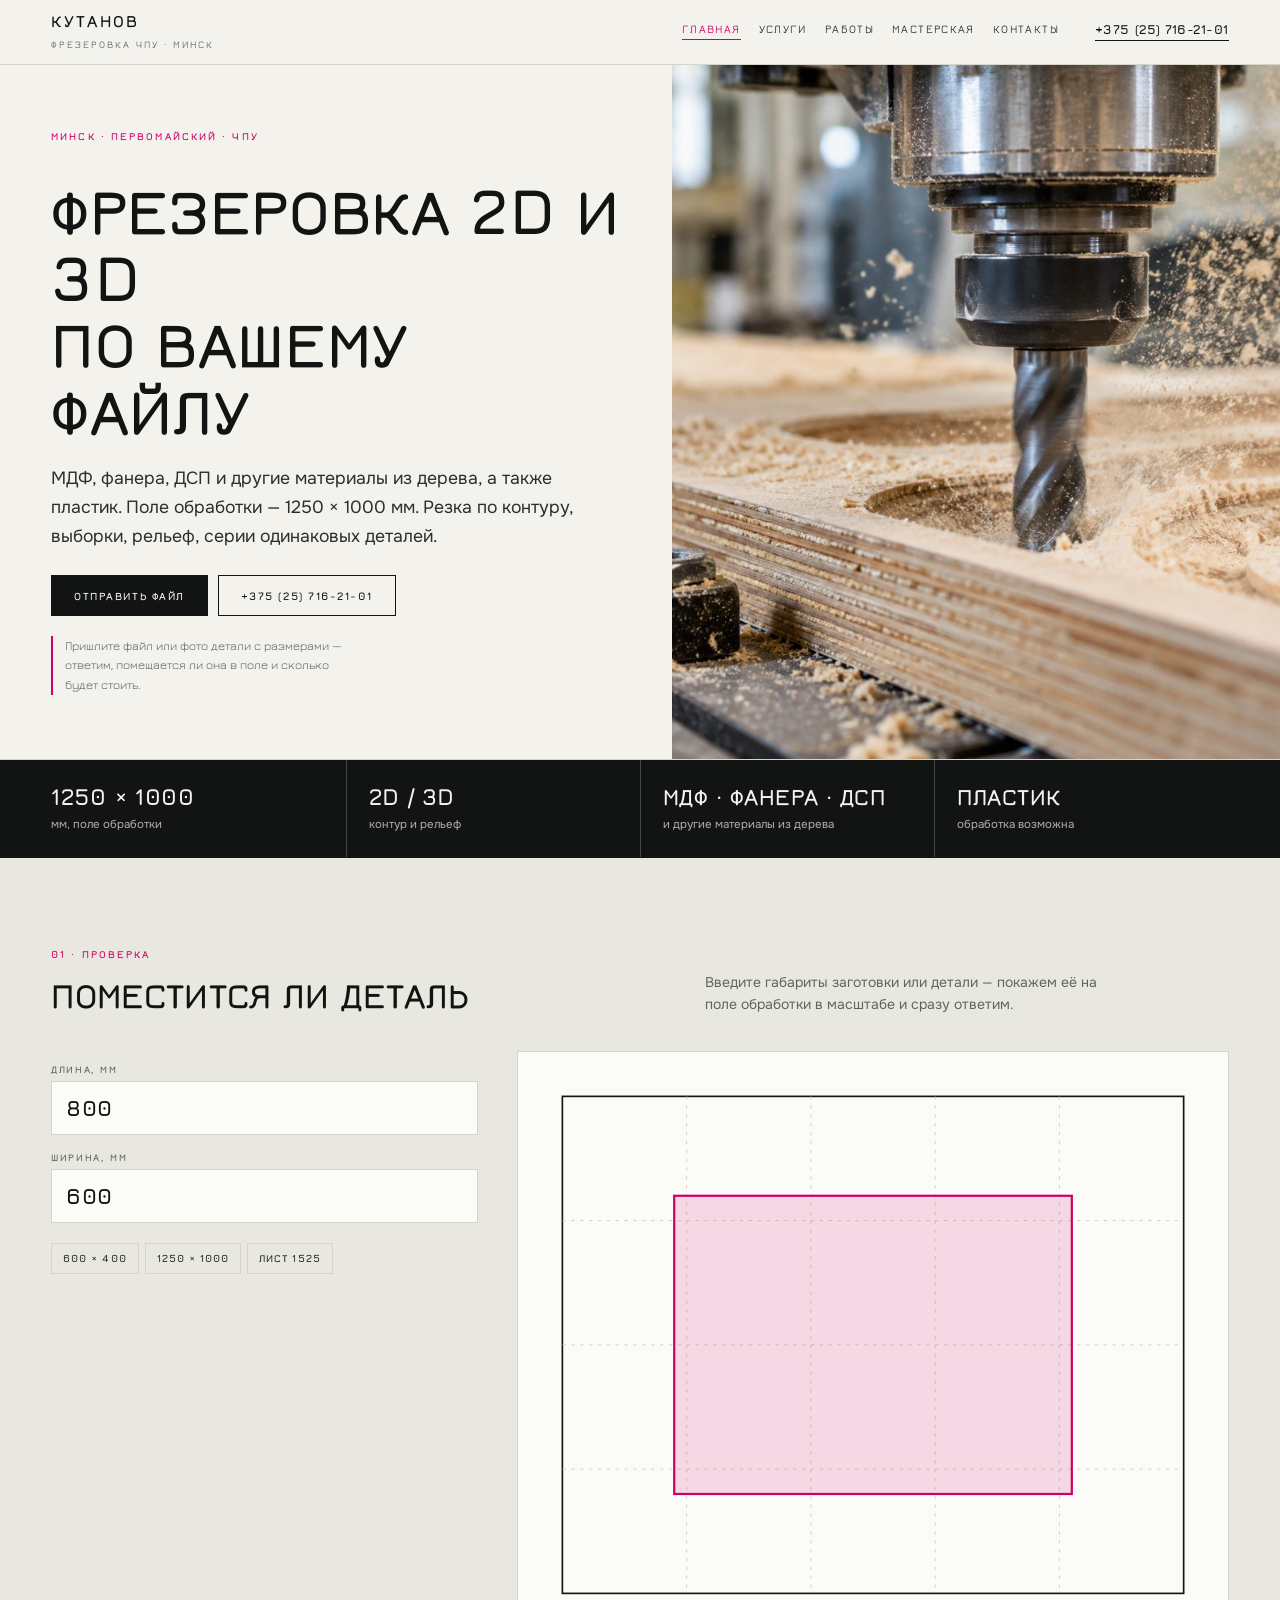
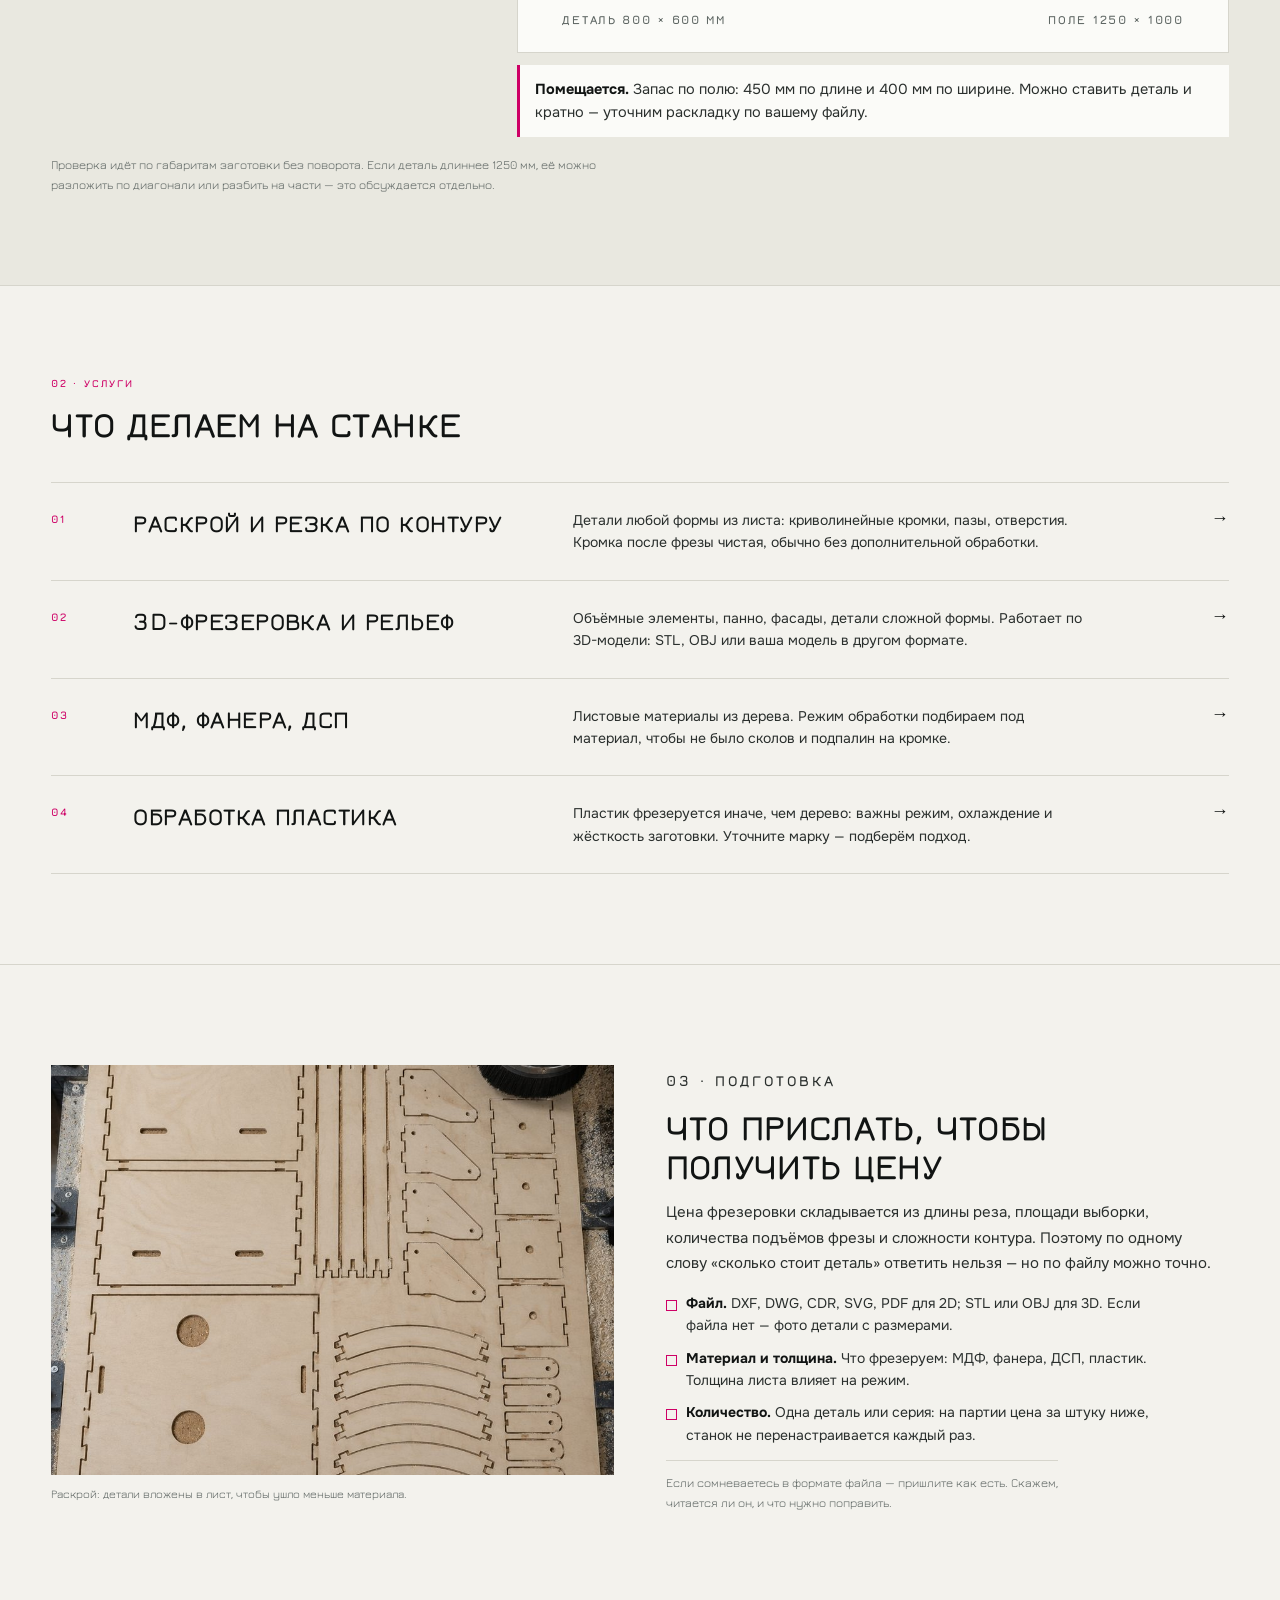
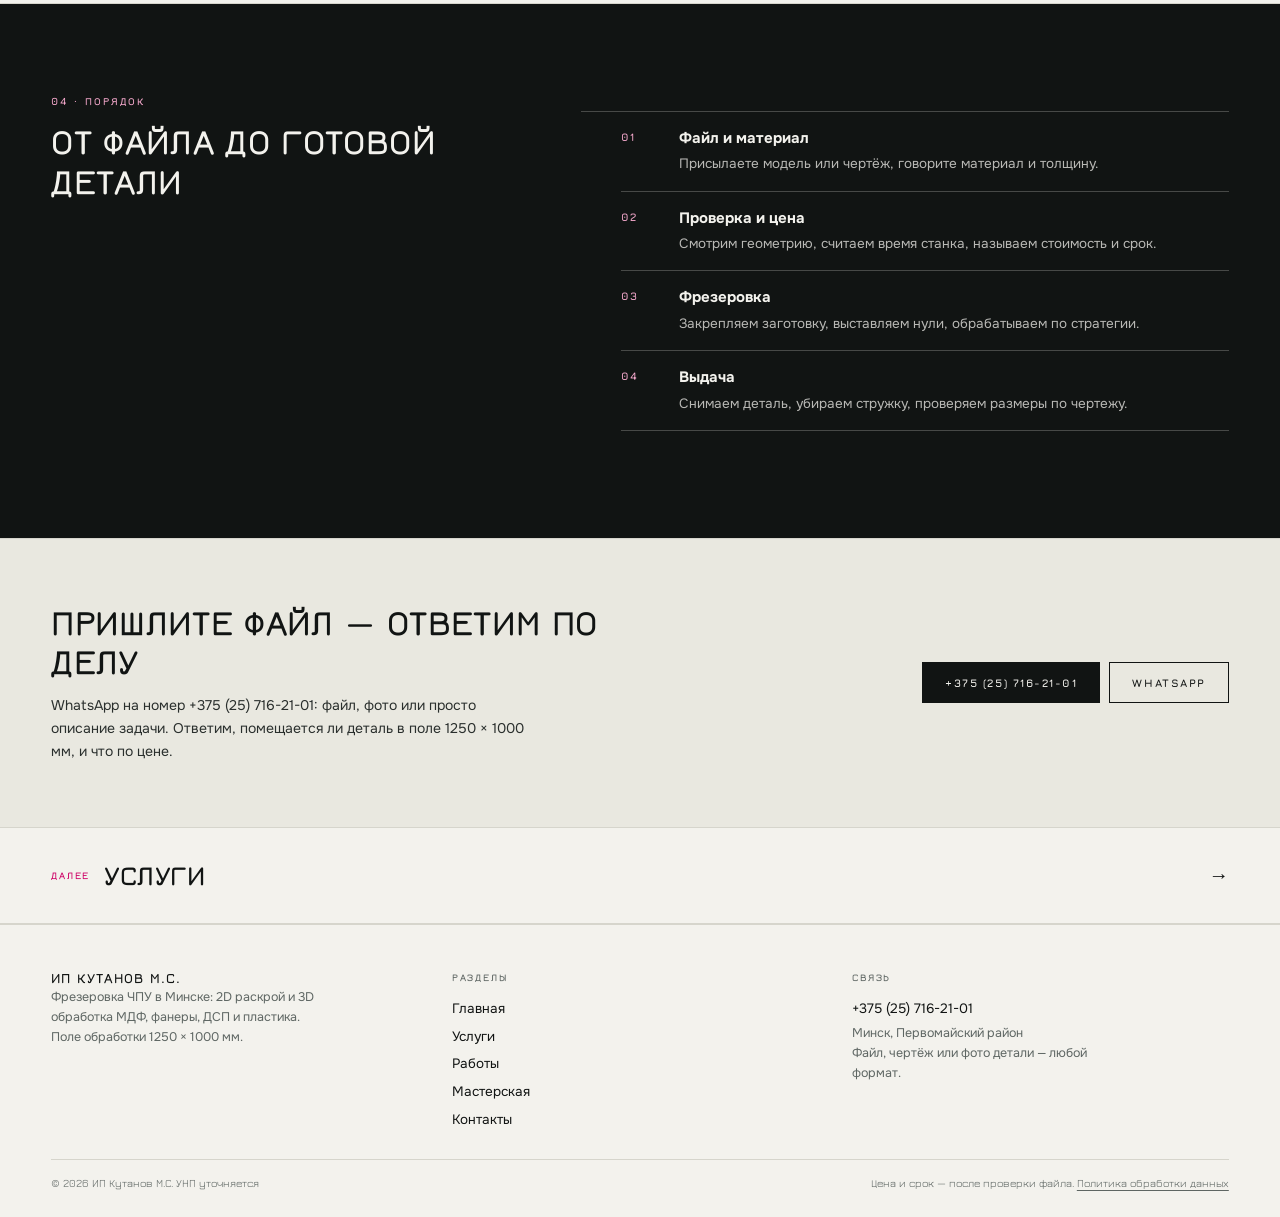
<file: index.html>
<!doctype html>
<html lang="ru">
<head>
<meta charset="utf-8">
<meta name="viewport" content="width=device-width, initial-scale=1">
<title>Фрезеровка ЧПУ 2D и 3D в Минске — ИП Кутанов М.С.</title>
<meta name="description" content="Фрезеровка ЧПУ в Минске: раскрой и резка по контуру, 3D-рельеф, МДФ, фанера, ДСП, пластик. Поле обработки 1250 × 1000 мм. Проверка габаритов на сайте.">
<link rel="canonical" href="https://romjjjke.github.io/kutanov/index.html">
<meta property="og:type" content="website">
<meta property="og:title" content="Фрезеровка ЧПУ 2D и 3D в Минске — ИП Кутанов М.С.">
<meta property="og:description" content="Фрезеровка ЧПУ в Минске: раскрой и резка по контуру, 3D-рельеф, МДФ, фанера, ДСП, пластик. Поле обработки 1250 × 1000 мм. Проверка габаритов на сайте.">
<meta property="og:locale" content="ru_BY">
<meta property="og:url" content="https://romjjjke.github.io/kutanov/index.html">
<meta name="theme-color" content="#F3F2ED">
<link rel="icon" href="favicon.svg" type="image/svg+xml">
<link rel="preconnect" href="https://fonts.googleapis.com">
<link rel="preconnect" href="https://fonts.gstatic.com" crossorigin>
<link href="https://fonts.googleapis.com/css2?family=Jura:wght@500;700&family=Onest:wght@400;500;700;800&display=swap" rel="stylesheet">
<style>[hidden]{display:none!important}
*{box-sizing:border-box}
html{-webkit-text-size-adjust:100%;scroll-behavior:smooth}
body{margin:0;background:#F3F2ED;color:#111413;font:400 17px/1.6 "Onest",Arial,sans-serif;-webkit-font-smoothing:antialiased}
img{display:block;max-width:100%;height:auto}
a{color:inherit;text-decoration:none}
h1,h2,h3,p,ul,figure,dl,dd{margin:0}
ul{padding:0;list-style:none}
button{font:inherit}
.head{position:sticky;top:0;z-index:60;background:#F3F2ED;border-bottom:1px solid #D6D5CC}
.head__row{display:flex;align-items:center;gap:18px;padding:12px clamp(16px,4vw,52px)}
.brand{font:700 17px/1.1 "Jura",sans-serif;letter-spacing:.14em;text-transform:uppercase}
.brand small{display:block;font:500 10px/1.6 "Jura",sans-serif;letter-spacing:.2em;color:#5E6663;margin-top:5px}
.nav{display:flex;gap:18px;margin-left:auto;font:500 11.5px/1 "Jura",sans-serif;letter-spacing:.12em;text-transform:uppercase}
.head__tel{margin-left:18px;font:700 13px/1 "Jura",sans-serif;letter-spacing:.04em;border-bottom:1px solid #111413;padding-bottom:4px}
.burger{display:none;width:44px;height:38px;margin-left:auto;border:1px solid #111413;background:transparent;cursor:pointer;padding:9px}
.burger span{display:block;height:1.5px;background:#111413;margin:4px 0}
.hero{display:grid;grid-template-columns:minmax(0,1.05fr) minmax(0,.95fr);border-bottom:1px solid #D6D5CC}
.hero__body{padding:clamp(28px,5vw,70px) clamp(16px,4vw,52px);display:flex;flex-direction:column;justify-content:center;gap:20px}
.hero__h1{font:700 clamp(2.1rem,1rem + 4.4vw,4rem)/1.04 "Jura",sans-serif;letter-spacing:.01em;text-transform:uppercase}
.hero__lead{font-size:clamp(1rem,.96rem + .22vw,1.1rem);line-height:1.65;color:#2A2F2D;max-width:44ch}
.hero__media{position:relative;overflow:hidden;background:#E7E6DE;min-height:clamp(260px,56vh,600px)}
.hero__media img{width:100%;height:100%;object-fit:cover}
.kicker{font:700 10.5px/1.4 "Jura",sans-serif;letter-spacing:.2em;text-transform:uppercase;color:#CE0066}
.btn{display:inline-flex;align-items:center;justify-content:center;gap:8px;padding:14px 22px;border:1px solid #111413;background:transparent;color:#111413;font:700 11px/1 "Jura",sans-serif;letter-spacing:.14em;text-transform:uppercase;cursor:pointer;transition:.2s}
.btn--solid{background:#111413;color:#F3F2ED}
.wrap{padding-inline:clamp(16px,4vw,52px);max-width:1500px;margin:0 auto}
.drawer{position:fixed;inset:0;z-index:90;background:#111413;color:#F3F2ED;overflow-y:auto;overscroll-behavior:contain}
.drawer__inner{padding:clamp(56px,9vw,84px) clamp(18px,5vw,58px) clamp(26px,5vw,46px);display:flex;flex-direction:column;gap:24px;min-height:100%}
.drawer__close{position:fixed;top:12px;right:12px;width:46px;height:46px;border:1px solid rgba(243,242,237,.4);background:transparent;color:#F3F2ED;font-size:24px;line-height:1;cursor:pointer}
.drawer__nav{display:flex;flex-direction:column}
.drawer__nav a{font:700 clamp(1.5rem,1rem + 2.4vw,2.3rem)/1.14 "Jura",sans-serif;letter-spacing:.02em;text-transform:uppercase;padding:14px 0;border-bottom:1px solid rgba(243,242,237,.18)}
.drawer__meta{font:400 13px/1.7 "Jura",sans-serif;color:rgba(243,242,237,.82);display:flex;flex-direction:column;gap:8px}
body.is-locked{overflow:hidden}
.foot{border-top:1px solid #D6D5CC;padding:clamp(24px,4vw,44px) clamp(16px,4vw,52px) 24px}
.foot__grid{display:grid;grid-template-columns:repeat(3,minmax(0,1fr));gap:24px;max-width:1500px;margin:0 auto}
.foot__name{font:700 14px/1.3 "Jura",sans-serif;letter-spacing:.08em;text-transform:uppercase}
.foot__small{font-size:12.5px;line-height:1.6;color:#5E6663;max-width:34ch}
.foot__h{font:700 10px/1.6 "Jura",sans-serif;letter-spacing:.18em;text-transform:uppercase;color:#5E6663;margin-bottom:10px}
.foot__col a{display:block;font-size:13.5px;padding:3px 0}
.foot__bottom{display:flex;flex-wrap:wrap;gap:12px;justify-content:space-between;margin-top:26px;padding-top:14px;border-top:1px solid #D6D5CC;font:400 11px/1.7 "Jura",sans-serif;color:#5E6663;max-width:1500px;margin-inline:auto}
@media (max-width:1180px){.nav{display:none}.burger{display:block}}
@media (max-width:1024px){.hero{grid-template-columns:1fr}.hero__media{min-height:clamp(220px,40vh,400px)}.foot__grid{grid-template-columns:1fr 1fr}}
@media (max-width:640px){.head__tel{display:none}.foot__grid{grid-template-columns:1fr}}
</style>
<link rel="stylesheet" href="assets/css/style.v1.css">
<script type="application/ld+json">{"@context": "https://schema.org", "@type": "LocalBusiness", "name": "ИП Кутанов М.С.", "description": "2D и 3D фрезеровка ЧПУ в Минске: МДФ, фанера, ДСП, пластик. Поле обработки 1250×1000 мм.", "telephone": "+375257162101", "address": {"@type": "PostalAddress", "addressLocality": "Минск", "addressRegion": "Первомайский район", "addressCountry": "BY"}, "areaServed": {"@type": "City", "name": "Минск"}, "url": "https://romjjjke.github.io/kutanov/"}</script>
</head>
<body>
<header class="head">
  <div class="head__row">
    <a class="brand" href="index.html">Кутанов<small>Фрезеровка ЧПУ · Минск</small></a>
    <nav class="nav" aria-label="Разделы"><a href="index.html" aria-current="page">Главная</a><a href="uslugi.html">Услуги</a><a href="raboty.html">Работы</a><a href="proizvodstvo.html">Мастерская</a><a href="kontakty.html">Контакты</a></nav>
    <a class="head__tel" href="tel:+375257162101">+375 (25) 716-21-01</a>
    <button class="burger" id="burger" type="button" aria-expanded="false" aria-controls="drawer" aria-label="Меню"><span></span><span></span><span></span></button>
  </div>
</header>

<section class="hero">
  <div class="hero__body">
    <p class="kicker">Минск · Первомайский · ЧПУ</p>
    <h1 class="hero__h1">Фрезеровка 2D и 3D <br>по вашему файлу</h1>
    <p class="hero__lead">МДФ, фанера, ДСП и другие материалы из дерева, а также пластик. Поле обработки — 1250 × 1000 мм. Резка по контуру, выборки, рельеф, серии одинаковых деталей.</p>
    <div class="hero__actions">
      <a class="btn btn--solid" href="kontakty.html">Отправить файл</a>
      <a class="btn" href="tel:+375257162101">+375 (25) 716-21-01</a>
    </div>
    <p class="hero__note">Пришлите файл или фото детали с размерами — ответим, помещается ли она в поле и сколько будет стоить.</p>
  </div>
  <div class="hero__media">
    <img src="assets/img/mill.jpg" alt="Фреза ЧПУ обрабатывает фанеру" width="860" height="860" fetchpriority="high">
  </div>
</section>

<section class="spec-strip">
  <div class="wrap spec-strip__in">
    <div><span>1250 × 1000</span><p>мм, поле обработки</p></div>
    <div><span>2D / 3D</span><p>контур и рельеф</p></div>
    <div><span>МДФ · фанера · ДСП</span><p>и другие материалы из дерева</p></div>
    <div><span>пластик</span><p>обработка возможна</p></div>
  </div>
</section>

<section class="fit" id="proverka">
  <div class="wrap">
    <header class="fit__head">
      <div>
        <p class="kicker">01 · Проверка</p>
        <h2 class="h2">Поместится ли деталь</h2>
      </div>
      <p class="fit__hint">Введите габариты заготовки или детали — покажем её на поле обработки в масштабе и сразу ответим.</p>
    </header>
    <div class="fit__body">
      <form class="fit__form" id="fit-form" novalidate>
        <label for="fit-x">Длина, мм</label>
        <input id="fit-x" name="x" type="number" min="1" max="5000" step="1" inputmode="numeric" value="800">
        <label for="fit-y">Ширина, мм</label>
        <input id="fit-y" name="y" type="number" min="1" max="5000" step="1" inputmode="numeric" value="600">
        <div class="fit__presets" id="fit-presets">
          <button class="preset" type="button" data-x="600" data-y="400">600 × 400</button>
          <button class="preset" type="button" data-x="1250" data-y="1000">1250 × 1000</button>
          <button class="preset" type="button" data-x="1525" data-y="1525">лист 1525</button>
        </div>
      </form>
      <div class="fit__plot">
        <svg id="fit-svg" viewBox="0 0 640 540" role="img" aria-label="Схема поля обработки 1250 на 1000 мм с вашей деталью">
          <rect class="plot-bed" x="40" y="40" width="560" height="448" />
          <g class="plot-grid" id="plot-grid"></g>
          <rect class="plot-part" id="plot-part" x="180" y="150" width="280" height="224" />
          <text class="plot-label" id="plot-label" x="40" y="516">ДЕТАЛЬ 800 × 600</text>
          <text class="plot-label plot-label--r" x="600" y="516" text-anchor="end">ПОЛЕ 1250 × 1000</text>
        </svg>
        <p class="fit__verdict" id="fit-verdict" aria-live="polite"></p>
      </div>
    </div>
    <p class="fit__note">Проверка идёт по габаритам заготовки без поворота. Если деталь длиннее 1250 мм, её можно разложить по диагонали или разбить на части — это обсуждается отдельно.</p>
  </div>
</section>

<section class="rows">
  <div class="wrap">
    <header class="rows__head">
      <p class="kicker">02 · Услуги</p>
      <h2 class="h2">Что делаем на станке</h2>
    </header>
    <ul class="rows__list">
      <li><a href="uslugi.html#cut">
        <span class="rows__n">01</span>
        <span class="rows__t">Раскрой и резка по контуру</span>
        <span class="rows__d">Детали любой формы из листа: криволинейные кромки, пазы, отверстия. Кромка после фрезы чистая, обычно без дополнительной обработки.</span>
        <span class="rows__a" aria-hidden="true">→</span>
      </a></li>
      <li><a href="uslugi.html#relief">
        <span class="rows__n">02</span>
        <span class="rows__t">3D-фрезеровка и рельеф</span>
        <span class="rows__d">Объёмные элементы, панно, фасады, детали сложной формы. Работает по 3D-модели: STL, OBJ или ваша модель в другом формате.</span>
        <span class="rows__a" aria-hidden="true">→</span>
      </a></li>
      <li><a href="uslugi.html#materials">
        <span class="rows__n">03</span>
        <span class="rows__t">МДФ, фанера, ДСП</span>
        <span class="rows__d">Листовые материалы из дерева. Режим обработки подбираем под материал, чтобы не было сколов и подпалин на кромке.</span>
        <span class="rows__a" aria-hidden="true">→</span>
      </a></li>
      <li><a href="uslugi.html#plastic">
        <span class="rows__n">04</span>
        <span class="rows__t">Обработка пластика</span>
        <span class="rows__d">Пластик фрезеруется иначе, чем дерево: важны режим, охлаждение и жёсткость заготовки. Уточните марку — подберём подход.</span>
        <span class="rows__a" aria-hidden="true">→</span>
      </a></li>
    </ul>
  </div>
</section>

<section class="duo">
  <div class="wrap duo__grid">
    <figure class="duo__fig">
      <img src="assets/img/parts.jpg" alt="Вырезанные на ЧПУ детали из фанеры" width="900" height="720" loading="lazy">
      <figcaption>Раскрой: детали вложены в лист, чтобы ушло меньше материала.</figcaption>
    </figure>
    <div class="duo__copy">
      <p class="kicker">03 · Подготовка</p>
      <h2 class="h2">Что прислать, чтобы получить цену</h2>
      <p>Цена фрезеровки складывается из длины реза, площади выборки, количества подъёмов фрезы и сложности контура. Поэтому по одному слову «сколько стоит деталь» ответить нельзя — но по файлу можно точно.</p>
      <ul class="ul">
        <li><b>Файл.</b> DXF, DWG, CDR, SVG, PDF для 2D; STL или OBJ для 3D. Если файла нет — фото детали с размерами.</li>
        <li><b>Материал и толщина.</b> Что фрезеруем: МДФ, фанера, ДСП, пластик. Толщина листа влияет на режим.</li>
        <li><b>Количество.</b> Одна деталь или серия: на партии цена за штуку ниже, станок не перенастраивается каждый раз.</li>
      </ul>
      <p class="duo__note">Если сомневаетесь в формате файла — пришлите как есть. Скажем, читается ли он, и что нужно поправить.</p>
    </div>
  </div>
</section>

<section class="band">
  <div class="wrap band__in">
    <div>
      <p class="kicker kicker--inv">04 · Порядок</p>
      <h2 class="h2">От файла до готовой детали</h2>
    </div>
    <ol class="band__steps">
      <li><span>01</span><b>Файл и материал</b><p>Присылаете модель или чертёж, говорите материал и толщину.</p></li>
      <li><span>02</span><b>Проверка и цена</b><p>Смотрим геометрию, считаем время станка, называем стоимость и срок.</p></li>
      <li><span>03</span><b>Фрезеровка</b><p>Закрепляем заготовку, выставляем нули, обрабатываем по стратегии.</p></li>
      <li><span>04</span><b>Выдача</b><p>Снимаем деталь, убираем стружку, проверяем размеры по чертежу.</p></li>
    </ol>
  </div>
</section>

<section class="cta">
  <div class="wrap cta__in">
    <div>
      <h2 class="h2">Пришлите файл — ответим по делу</h2>
      <p class="cta__text">WhatsApp на номер +375 (25) 716-21-01: файл, фото или просто описание задачи. Ответим, помещается ли деталь в поле 1250 × 1000 мм, и что по цене.</p>
    </div>
    <div class="cta__actions">
      <a class="btn btn--solid" href="tel:+375257162101">+375 (25) 716-21-01</a>
      <a class="btn" href="https://wa.me/375257162101" target="_blank" rel="noopener">WhatsApp</a>
    </div>
  </div>
</section>
  <section class="next">
    <a class="next__link" href="uslugi.html">
      <span class="next__label">Далее</span>
      <span class="next__title">Услуги</span>
      <span class="next__arrow" aria-hidden="true">→</span>
    </a>
  </section>
</main>
<footer class="foot">
  <div class="foot__grid">
    <div class="foot__col">
      <p class="foot__name">ИП Кутанов М.С.</p>
      <p class="foot__small">Фрезеровка ЧПУ в Минске: 2D раскрой и 3D обработка МДФ, фанеры, ДСП и пластика. Поле обработки 1250 × 1000 мм.</p>
    </div>
    <div class="foot__col">
      <p class="foot__h">Разделы</p>
      <a href="index.html">Главная</a><a href="uslugi.html">Услуги</a><a href="raboty.html">Работы</a><a href="proizvodstvo.html">Мастерская</a><a href="kontakty.html">Контакты</a>
    </div>
    <div class="foot__col">
      <p class="foot__h">Связь</p>
      <a href="tel:+375257162101">+375 (25) 716-21-01</a>
      <p class="foot__small">Минск, Первомайский район</p>
      <p class="foot__small">Файл, чертёж или фото детали — любой формат.</p>
    </div>
  </div>
  <div class="foot__bottom">
    <p>© <span id="year">2026</span> ИП Кутанов М.С. УНП уточняется</p>
    <p>Цена и срок — после проверки файла. <a href="politika.html">Политика обработки данных</a></p>
  </div>
</footer>
<div class="drawer" id="drawer" hidden>
  <div class="drawer__inner">
    <button class="drawer__close" type="button" id="drawer-close" aria-label="Закрыть меню">×</button>
    <nav class="drawer__nav" aria-label="Мобильная навигация"><a href="index.html" aria-current="page">Главная</a><a href="uslugi.html">Услуги</a><a href="raboty.html">Работы</a><a href="proizvodstvo.html">Мастерская</a><a href="kontakty.html">Контакты</a></nav>
    <div class="drawer__meta">
      <a href="tel:+375257162101">+375 (25) 716-21-01</a>
      <p>Минск, Первомайский район</p>
      <p>2D и 3D фрезеровка. Поле обработки 1250 × 1000 мм.</p>
    </div>
  </div>
</div>
<script src="assets/js/main.v1.js" defer></script>
</body>
</html>
</file>
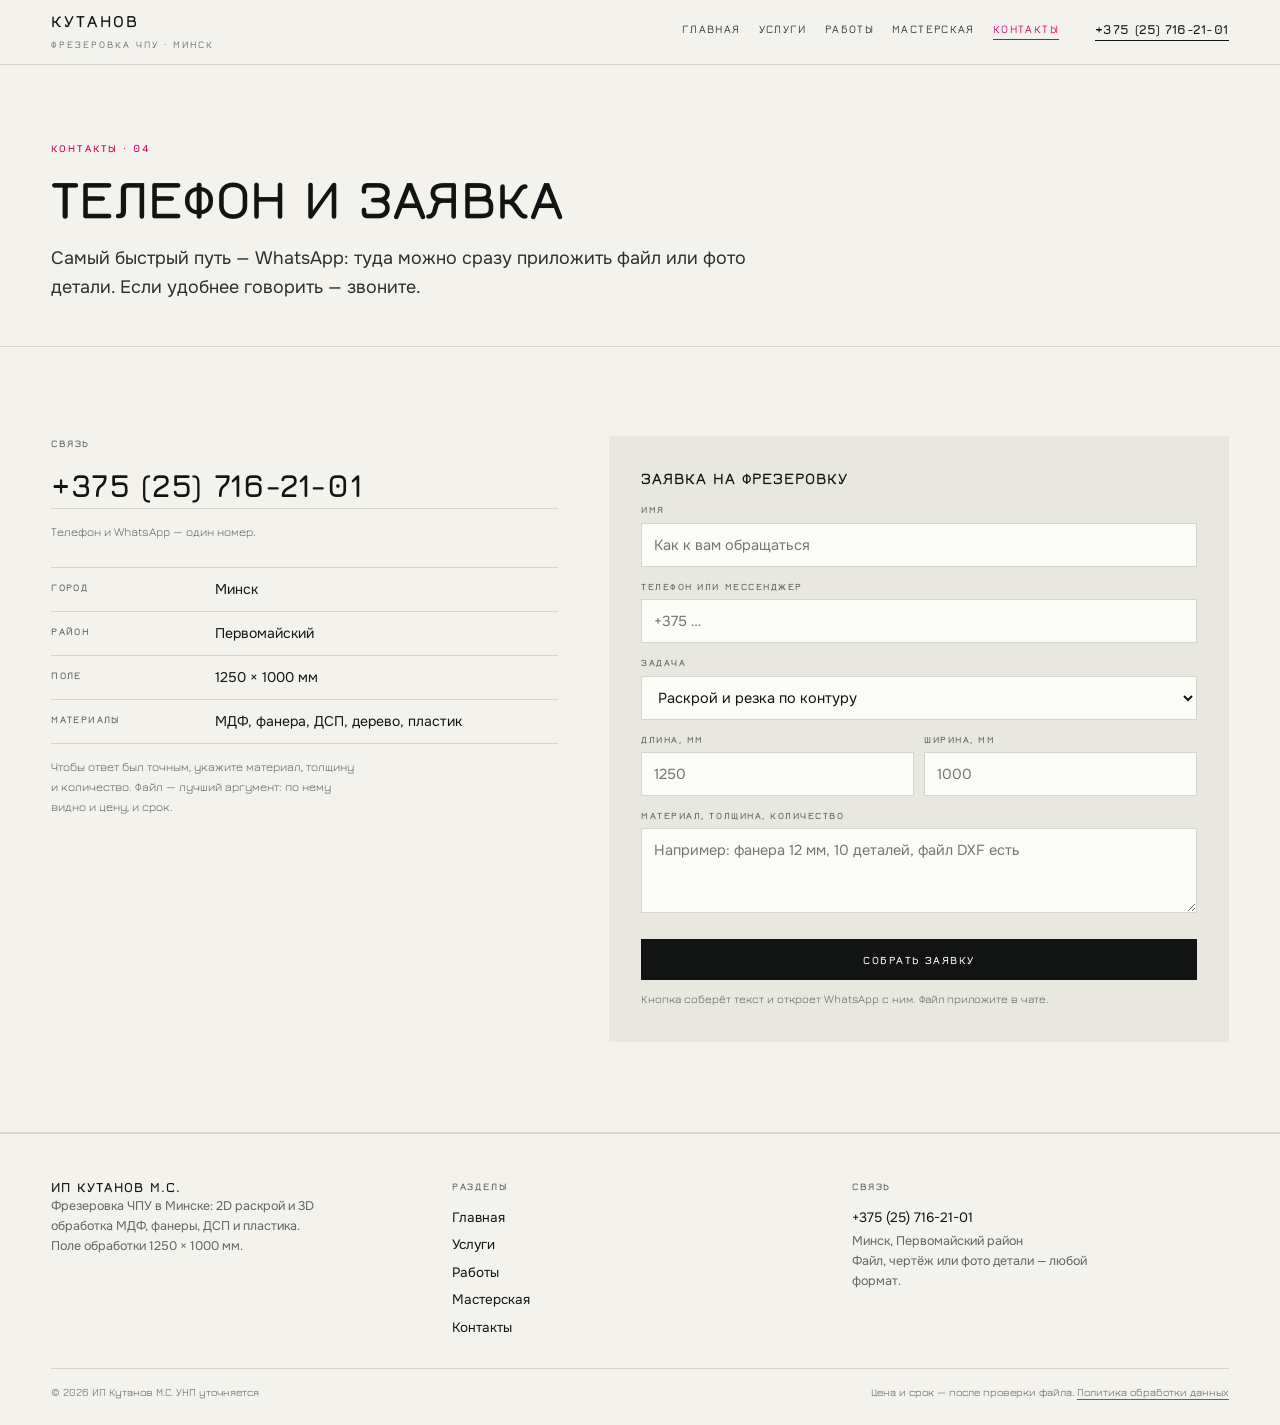
<file: kontakty.html>
<!doctype html>
<html lang="ru">
<head>
<meta charset="utf-8">
<meta name="viewport" content="width=device-width, initial-scale=1">
<title>Контакты: +375 (25) 716-21-01, заявка на фрезеровку | ИП Кутанов</title>
<meta name="description" content="Телефон +375 (25) 716-21-01, WhatsApp. Минск, Первомайский район. Заявка на фрезеровку с размерами и материалом.">
<link rel="canonical" href="https://romjjjke.github.io/kutanov/kontakty.html">
<meta property="og:type" content="website">
<meta property="og:title" content="Контакты: +375 (25) 716-21-01, заявка на фрезеровку | ИП Кутанов">
<meta property="og:description" content="Телефон +375 (25) 716-21-01, WhatsApp. Минск, Первомайский район. Заявка на фрезеровку с размерами и материалом.">
<meta property="og:locale" content="ru_BY">
<meta property="og:url" content="https://romjjjke.github.io/kutanov/kontakty.html">
<meta name="theme-color" content="#F3F2ED">
<link rel="icon" href="favicon.svg" type="image/svg+xml">
<link rel="preconnect" href="https://fonts.googleapis.com">
<link rel="preconnect" href="https://fonts.gstatic.com" crossorigin>
<link href="https://fonts.googleapis.com/css2?family=Jura:wght@500;700&family=Onest:wght@400;500;700;800&display=swap" rel="stylesheet">
<style>[hidden]{display:none!important}
*{box-sizing:border-box}
html{-webkit-text-size-adjust:100%;scroll-behavior:smooth}
body{margin:0;background:#F3F2ED;color:#111413;font:400 17px/1.6 "Onest",Arial,sans-serif;-webkit-font-smoothing:antialiased}
img{display:block;max-width:100%;height:auto}
a{color:inherit;text-decoration:none}
h1,h2,h3,p,ul,figure,dl,dd{margin:0}
ul{padding:0;list-style:none}
button{font:inherit}
.head{position:sticky;top:0;z-index:60;background:#F3F2ED;border-bottom:1px solid #D6D5CC}
.head__row{display:flex;align-items:center;gap:18px;padding:12px clamp(16px,4vw,52px)}
.brand{font:700 17px/1.1 "Jura",sans-serif;letter-spacing:.14em;text-transform:uppercase}
.brand small{display:block;font:500 10px/1.6 "Jura",sans-serif;letter-spacing:.2em;color:#5E6663;margin-top:5px}
.nav{display:flex;gap:18px;margin-left:auto;font:500 11.5px/1 "Jura",sans-serif;letter-spacing:.12em;text-transform:uppercase}
.head__tel{margin-left:18px;font:700 13px/1 "Jura",sans-serif;letter-spacing:.04em;border-bottom:1px solid #111413;padding-bottom:4px}
.burger{display:none;width:44px;height:38px;margin-left:auto;border:1px solid #111413;background:transparent;cursor:pointer;padding:9px}
.burger span{display:block;height:1.5px;background:#111413;margin:4px 0}
.hero{display:grid;grid-template-columns:minmax(0,1.05fr) minmax(0,.95fr);border-bottom:1px solid #D6D5CC}
.hero__body{padding:clamp(28px,5vw,70px) clamp(16px,4vw,52px);display:flex;flex-direction:column;justify-content:center;gap:20px}
.hero__h1{font:700 clamp(2.1rem,1rem + 4.4vw,4rem)/1.04 "Jura",sans-serif;letter-spacing:.01em;text-transform:uppercase}
.hero__lead{font-size:clamp(1rem,.96rem + .22vw,1.1rem);line-height:1.65;color:#2A2F2D;max-width:44ch}
.hero__media{position:relative;overflow:hidden;background:#E7E6DE;min-height:clamp(260px,56vh,600px)}
.hero__media img{width:100%;height:100%;object-fit:cover}
.kicker{font:700 10.5px/1.4 "Jura",sans-serif;letter-spacing:.2em;text-transform:uppercase;color:#CE0066}
.btn{display:inline-flex;align-items:center;justify-content:center;gap:8px;padding:14px 22px;border:1px solid #111413;background:transparent;color:#111413;font:700 11px/1 "Jura",sans-serif;letter-spacing:.14em;text-transform:uppercase;cursor:pointer;transition:.2s}
.btn--solid{background:#111413;color:#F3F2ED}
.wrap{padding-inline:clamp(16px,4vw,52px);max-width:1500px;margin:0 auto}
.drawer{position:fixed;inset:0;z-index:90;background:#111413;color:#F3F2ED;overflow-y:auto;overscroll-behavior:contain}
.drawer__inner{padding:clamp(56px,9vw,84px) clamp(18px,5vw,58px) clamp(26px,5vw,46px);display:flex;flex-direction:column;gap:24px;min-height:100%}
.drawer__close{position:fixed;top:12px;right:12px;width:46px;height:46px;border:1px solid rgba(243,242,237,.4);background:transparent;color:#F3F2ED;font-size:24px;line-height:1;cursor:pointer}
.drawer__nav{display:flex;flex-direction:column}
.drawer__nav a{font:700 clamp(1.5rem,1rem + 2.4vw,2.3rem)/1.14 "Jura",sans-serif;letter-spacing:.02em;text-transform:uppercase;padding:14px 0;border-bottom:1px solid rgba(243,242,237,.18)}
.drawer__meta{font:400 13px/1.7 "Jura",sans-serif;color:rgba(243,242,237,.82);display:flex;flex-direction:column;gap:8px}
body.is-locked{overflow:hidden}
.foot{border-top:1px solid #D6D5CC;padding:clamp(24px,4vw,44px) clamp(16px,4vw,52px) 24px}
.foot__grid{display:grid;grid-template-columns:repeat(3,minmax(0,1fr));gap:24px;max-width:1500px;margin:0 auto}
.foot__name{font:700 14px/1.3 "Jura",sans-serif;letter-spacing:.08em;text-transform:uppercase}
.foot__small{font-size:12.5px;line-height:1.6;color:#5E6663;max-width:34ch}
.foot__h{font:700 10px/1.6 "Jura",sans-serif;letter-spacing:.18em;text-transform:uppercase;color:#5E6663;margin-bottom:10px}
.foot__col a{display:block;font-size:13.5px;padding:3px 0}
.foot__bottom{display:flex;flex-wrap:wrap;gap:12px;justify-content:space-between;margin-top:26px;padding-top:14px;border-top:1px solid #D6D5CC;font:400 11px/1.7 "Jura",sans-serif;color:#5E6663;max-width:1500px;margin-inline:auto}
@media (max-width:1180px){.nav{display:none}.burger{display:block}}
@media (max-width:1024px){.hero{grid-template-columns:1fr}.hero__media{min-height:clamp(220px,40vh,400px)}.foot__grid{grid-template-columns:1fr 1fr}}
@media (max-width:640px){.head__tel{display:none}.foot__grid{grid-template-columns:1fr}}
</style>
<link rel="stylesheet" href="assets/css/style.v1.css">
<script type="application/ld+json">{"@context": "https://schema.org", "@type": "LocalBusiness", "name": "ИП Кутанов М.С.", "description": "2D и 3D фрезеровка ЧПУ в Минске: МДФ, фанера, ДСП, пластик. Поле обработки 1250×1000 мм.", "telephone": "+375257162101", "address": {"@type": "PostalAddress", "addressLocality": "Минск", "addressRegion": "Первомайский район", "addressCountry": "BY"}, "areaServed": {"@type": "City", "name": "Минск"}, "url": "https://romjjjke.github.io/kutanov/"}</script>
</head>
<body>
<header class="head">
  <div class="head__row">
    <a class="brand" href="index.html">Кутанов<small>Фрезеровка ЧПУ · Минск</small></a>
    <nav class="nav" aria-label="Разделы"><a href="index.html">Главная</a><a href="uslugi.html">Услуги</a><a href="raboty.html">Работы</a><a href="proizvodstvo.html">Мастерская</a><a href="kontakty.html" aria-current="page">Контакты</a></nav>
    <a class="head__tel" href="tel:+375257162101">+375 (25) 716-21-01</a>
    <button class="burger" id="burger" type="button" aria-expanded="false" aria-controls="drawer" aria-label="Меню"><span></span><span></span><span></span></button>
  </div>
</header>

<section class="phead">
  <div class="wrap">
    <p class="kicker">Контакты · 04</p>
    <h1 class="h1">Телефон и заявка</h1>
    <p class="phead__lead">Самый быстрый путь — WhatsApp: туда можно сразу приложить файл или фото детали. Если удобнее говорить — звоните.</p>
  </div>
</section>

<section class="contact">
  <div class="wrap contact__grid">
    <div class="contact__side">
      <p class="contact__label">Связь</p>
      <a class="contact__tel" href="tel:+375257162101">+375 (25) 716-21-01</a>
      <p class="contact__note">Телефон и WhatsApp — один номер.</p>
      <dl class="defs">
        <div><dt>Город</dt><dd>Минск</dd></div>
        <div><dt>Район</dt><dd>Первомайский</dd></div>
        <div><dt>Поле</dt><dd>1250 × 1000 мм</dd></div>
        <div><dt>Материалы</dt><dd>МДФ, фанера, ДСП, дерево, пластик</dd></div>
      </dl>
      <p class="contact__note">Чтобы ответ был точным, укажите материал, толщину и количество. Файл — лучший аргумент: по нему видно и цену, и срок.</p>
    </div>
    <form class="form" id="lead-form" novalidate>
      <p class="form__title">Заявка на фрезеровку</p>
      <label for="f-name">Имя</label>
      <input id="f-name" name="name" required autocomplete="name" placeholder="Как к вам обращаться">
      <label for="f-contact">Телефон или мессенджер</label>
      <input id="f-contact" name="contact" required placeholder="+375 …">
      <label for="f-what">Задача</label>
      <select id="f-what" name="what">
        <option>Раскрой и резка по контуру</option>
        <option>3D-фрезеровка, рельеф</option>
        <option>Серия одинаковых деталей</option>
        <option>Обработка пластика</option>
        <option>Пока не знаю, нужен совет</option>
      </select>
      <div class="form__row">
        <div><label for="f-x">Длина, мм</label><input id="f-x" name="x" type="number" min="1" placeholder="1250"></div>
        <div><label for="f-y">Ширина, мм</label><input id="f-y" name="y" type="number" min="1" placeholder="1000"></div>
      </div>
      <label for="f-note">Материал, толщина, количество</label>
      <textarea id="f-note" name="note" rows="3" placeholder="Например: фанера 12 мм, 10 деталей, файл DXF есть"></textarea>
      <button class="btn btn--solid form__btn" type="submit">Собрать заявку</button>
      <p class="form__note">Кнопка соберёт текст и откроет WhatsApp с ним. Файл приложите в чате.</p>
      <div class="form__ok" id="form-ok" hidden>
        <p class="form__ok-title">Заявка готова</p>
        <pre id="order-text"></pre>
        <div class="form__ok-actions">
          <a class="btn btn--solid" id="order-send" href="https://wa.me/375257162101" target="_blank" rel="noopener">Открыть WhatsApp</a>
          <button class="btn" type="button" id="order-copy">Скопировать текст</button>
        </div>
      </div>
    </form>
  </div>
</section>
</main>
<footer class="foot">
  <div class="foot__grid">
    <div class="foot__col">
      <p class="foot__name">ИП Кутанов М.С.</p>
      <p class="foot__small">Фрезеровка ЧПУ в Минске: 2D раскрой и 3D обработка МДФ, фанеры, ДСП и пластика. Поле обработки 1250 × 1000 мм.</p>
    </div>
    <div class="foot__col">
      <p class="foot__h">Разделы</p>
      <a href="index.html">Главная</a><a href="uslugi.html">Услуги</a><a href="raboty.html">Работы</a><a href="proizvodstvo.html">Мастерская</a><a href="kontakty.html">Контакты</a>
    </div>
    <div class="foot__col">
      <p class="foot__h">Связь</p>
      <a href="tel:+375257162101">+375 (25) 716-21-01</a>
      <p class="foot__small">Минск, Первомайский район</p>
      <p class="foot__small">Файл, чертёж или фото детали — любой формат.</p>
    </div>
  </div>
  <div class="foot__bottom">
    <p>© <span id="year">2026</span> ИП Кутанов М.С. УНП уточняется</p>
    <p>Цена и срок — после проверки файла. <a href="politika.html">Политика обработки данных</a></p>
  </div>
</footer>
<div class="drawer" id="drawer" hidden>
  <div class="drawer__inner">
    <button class="drawer__close" type="button" id="drawer-close" aria-label="Закрыть меню">×</button>
    <nav class="drawer__nav" aria-label="Мобильная навигация"><a href="index.html">Главная</a><a href="uslugi.html">Услуги</a><a href="raboty.html">Работы</a><a href="proizvodstvo.html">Мастерская</a><a href="kontakty.html" aria-current="page">Контакты</a></nav>
    <div class="drawer__meta">
      <a href="tel:+375257162101">+375 (25) 716-21-01</a>
      <p>Минск, Первомайский район</p>
      <p>2D и 3D фрезеровка. Поле обработки 1250 × 1000 мм.</p>
    </div>
  </div>
</div>
<script src="assets/js/main.v1.js" defer></script>
</body>
</html>
</file>
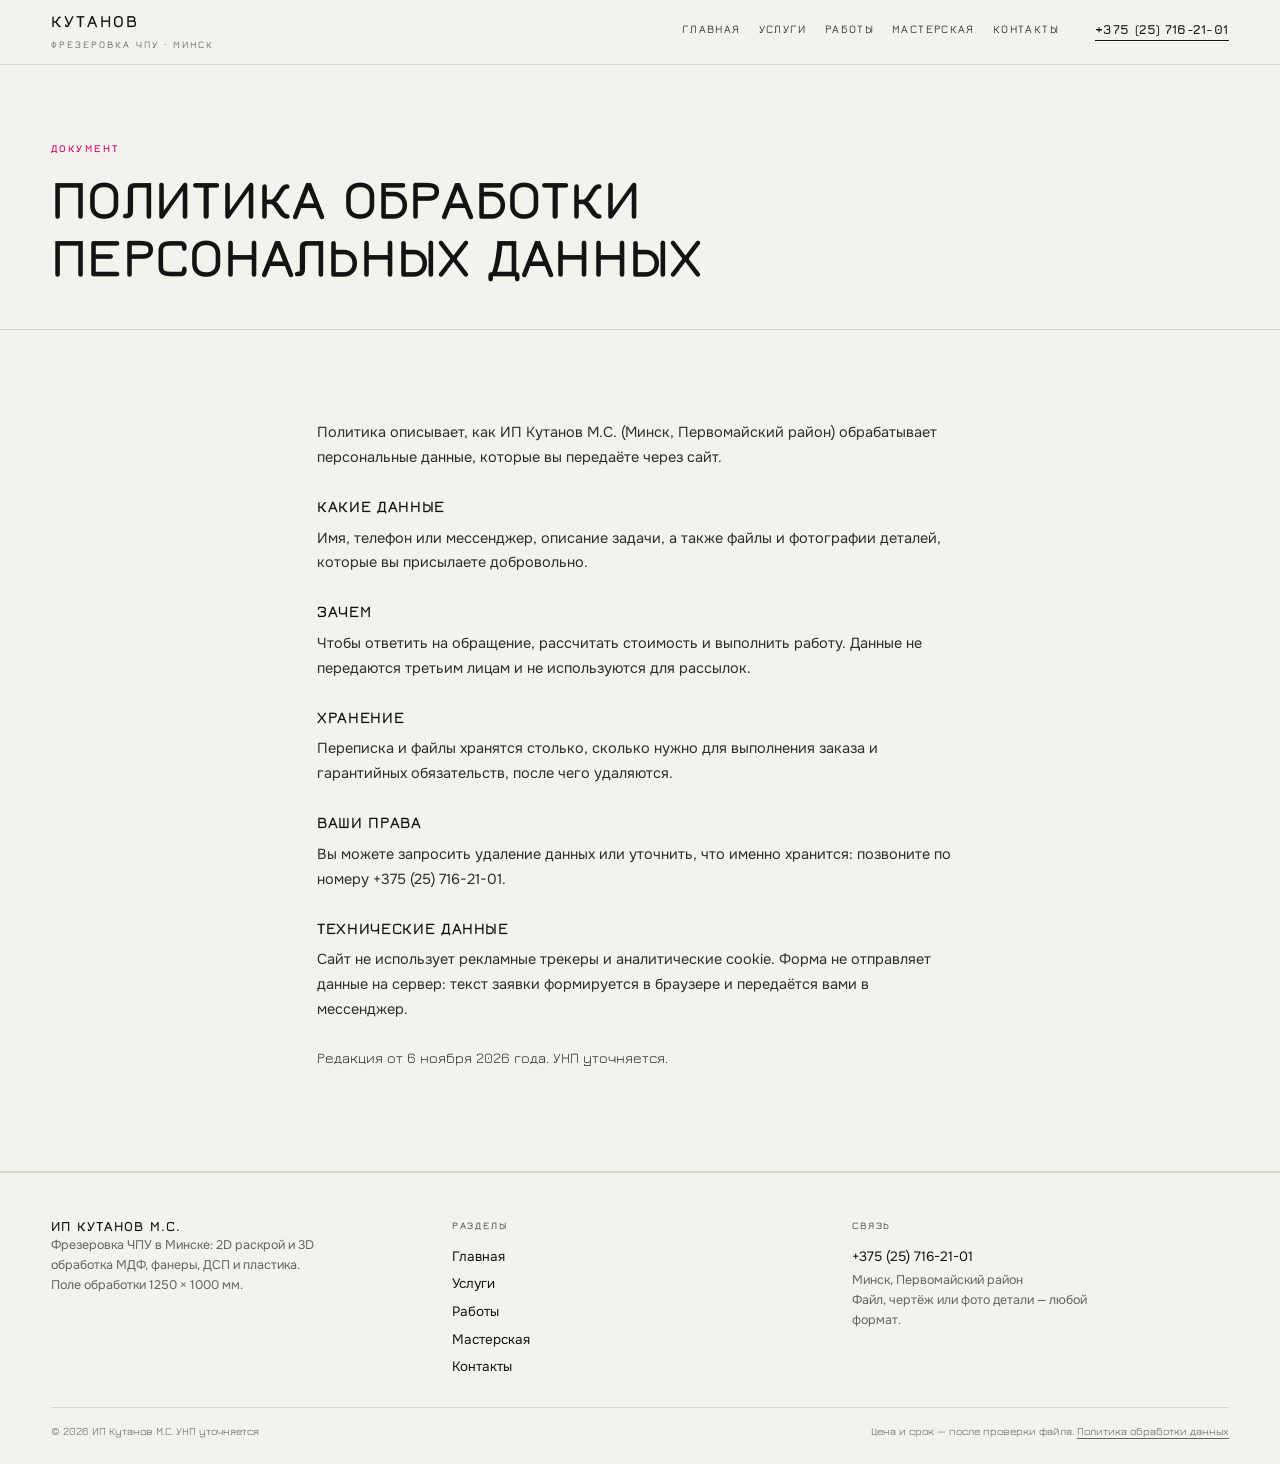
<file: politika.html>
<!doctype html>
<html lang="ru">
<head>
<meta charset="utf-8">
<meta name="viewport" content="width=device-width, initial-scale=1">
<title>Политика обработки персональных данных | ИП Кутанов М.С.</title>
<meta name="description" content="Как обрабатываются данные, переданные через сайт: цели, хранение, права.">
<link rel="canonical" href="https://romjjjke.github.io/kutanov/politika.html">
<meta property="og:type" content="website">
<meta property="og:title" content="Политика обработки персональных данных | ИП Кутанов М.С.">
<meta property="og:description" content="Как обрабатываются данные, переданные через сайт: цели, хранение, права.">
<meta property="og:locale" content="ru_BY">
<meta property="og:url" content="https://romjjjke.github.io/kutanov/politika.html">
<meta name="theme-color" content="#F3F2ED">
<link rel="icon" href="favicon.svg" type="image/svg+xml">
<link rel="preconnect" href="https://fonts.googleapis.com">
<link rel="preconnect" href="https://fonts.gstatic.com" crossorigin>
<link href="https://fonts.googleapis.com/css2?family=Jura:wght@500;700&family=Onest:wght@400;500;700;800&display=swap" rel="stylesheet">
<style>[hidden]{display:none!important}
*{box-sizing:border-box}
html{-webkit-text-size-adjust:100%;scroll-behavior:smooth}
body{margin:0;background:#F3F2ED;color:#111413;font:400 17px/1.6 "Onest",Arial,sans-serif;-webkit-font-smoothing:antialiased}
img{display:block;max-width:100%;height:auto}
a{color:inherit;text-decoration:none}
h1,h2,h3,p,ul,figure,dl,dd{margin:0}
ul{padding:0;list-style:none}
button{font:inherit}
.head{position:sticky;top:0;z-index:60;background:#F3F2ED;border-bottom:1px solid #D6D5CC}
.head__row{display:flex;align-items:center;gap:18px;padding:12px clamp(16px,4vw,52px)}
.brand{font:700 17px/1.1 "Jura",sans-serif;letter-spacing:.14em;text-transform:uppercase}
.brand small{display:block;font:500 10px/1.6 "Jura",sans-serif;letter-spacing:.2em;color:#5E6663;margin-top:5px}
.nav{display:flex;gap:18px;margin-left:auto;font:500 11.5px/1 "Jura",sans-serif;letter-spacing:.12em;text-transform:uppercase}
.head__tel{margin-left:18px;font:700 13px/1 "Jura",sans-serif;letter-spacing:.04em;border-bottom:1px solid #111413;padding-bottom:4px}
.burger{display:none;width:44px;height:38px;margin-left:auto;border:1px solid #111413;background:transparent;cursor:pointer;padding:9px}
.burger span{display:block;height:1.5px;background:#111413;margin:4px 0}
.hero{display:grid;grid-template-columns:minmax(0,1.05fr) minmax(0,.95fr);border-bottom:1px solid #D6D5CC}
.hero__body{padding:clamp(28px,5vw,70px) clamp(16px,4vw,52px);display:flex;flex-direction:column;justify-content:center;gap:20px}
.hero__h1{font:700 clamp(2.1rem,1rem + 4.4vw,4rem)/1.04 "Jura",sans-serif;letter-spacing:.01em;text-transform:uppercase}
.hero__lead{font-size:clamp(1rem,.96rem + .22vw,1.1rem);line-height:1.65;color:#2A2F2D;max-width:44ch}
.hero__media{position:relative;overflow:hidden;background:#E7E6DE;min-height:clamp(260px,56vh,600px)}
.hero__media img{width:100%;height:100%;object-fit:cover}
.kicker{font:700 10.5px/1.4 "Jura",sans-serif;letter-spacing:.2em;text-transform:uppercase;color:#CE0066}
.btn{display:inline-flex;align-items:center;justify-content:center;gap:8px;padding:14px 22px;border:1px solid #111413;background:transparent;color:#111413;font:700 11px/1 "Jura",sans-serif;letter-spacing:.14em;text-transform:uppercase;cursor:pointer;transition:.2s}
.btn--solid{background:#111413;color:#F3F2ED}
.wrap{padding-inline:clamp(16px,4vw,52px);max-width:1500px;margin:0 auto}
.drawer{position:fixed;inset:0;z-index:90;background:#111413;color:#F3F2ED;overflow-y:auto;overscroll-behavior:contain}
.drawer__inner{padding:clamp(56px,9vw,84px) clamp(18px,5vw,58px) clamp(26px,5vw,46px);display:flex;flex-direction:column;gap:24px;min-height:100%}
.drawer__close{position:fixed;top:12px;right:12px;width:46px;height:46px;border:1px solid rgba(243,242,237,.4);background:transparent;color:#F3F2ED;font-size:24px;line-height:1;cursor:pointer}
.drawer__nav{display:flex;flex-direction:column}
.drawer__nav a{font:700 clamp(1.5rem,1rem + 2.4vw,2.3rem)/1.14 "Jura",sans-serif;letter-spacing:.02em;text-transform:uppercase;padding:14px 0;border-bottom:1px solid rgba(243,242,237,.18)}
.drawer__meta{font:400 13px/1.7 "Jura",sans-serif;color:rgba(243,242,237,.82);display:flex;flex-direction:column;gap:8px}
body.is-locked{overflow:hidden}
.foot{border-top:1px solid #D6D5CC;padding:clamp(24px,4vw,44px) clamp(16px,4vw,52px) 24px}
.foot__grid{display:grid;grid-template-columns:repeat(3,minmax(0,1fr));gap:24px;max-width:1500px;margin:0 auto}
.foot__name{font:700 14px/1.3 "Jura",sans-serif;letter-spacing:.08em;text-transform:uppercase}
.foot__small{font-size:12.5px;line-height:1.6;color:#5E6663;max-width:34ch}
.foot__h{font:700 10px/1.6 "Jura",sans-serif;letter-spacing:.18em;text-transform:uppercase;color:#5E6663;margin-bottom:10px}
.foot__col a{display:block;font-size:13.5px;padding:3px 0}
.foot__bottom{display:flex;flex-wrap:wrap;gap:12px;justify-content:space-between;margin-top:26px;padding-top:14px;border-top:1px solid #D6D5CC;font:400 11px/1.7 "Jura",sans-serif;color:#5E6663;max-width:1500px;margin-inline:auto}
@media (max-width:1180px){.nav{display:none}.burger{display:block}}
@media (max-width:1024px){.hero{grid-template-columns:1fr}.hero__media{min-height:clamp(220px,40vh,400px)}.foot__grid{grid-template-columns:1fr 1fr}}
@media (max-width:640px){.head__tel{display:none}.foot__grid{grid-template-columns:1fr}}
</style>
<link rel="stylesheet" href="assets/css/style.v1.css">
<script type="application/ld+json">{"@context": "https://schema.org", "@type": "LocalBusiness", "name": "ИП Кутанов М.С.", "description": "2D и 3D фрезеровка ЧПУ в Минске: МДФ, фанера, ДСП, пластик. Поле обработки 1250×1000 мм.", "telephone": "+375257162101", "address": {"@type": "PostalAddress", "addressLocality": "Минск", "addressRegion": "Первомайский район", "addressCountry": "BY"}, "areaServed": {"@type": "City", "name": "Минск"}, "url": "https://romjjjke.github.io/kutanov/"}</script>
</head>
<body>
<header class="head">
  <div class="head__row">
    <a class="brand" href="index.html">Кутанов<small>Фрезеровка ЧПУ · Минск</small></a>
    <nav class="nav" aria-label="Разделы"><a href="index.html">Главная</a><a href="uslugi.html">Услуги</a><a href="raboty.html">Работы</a><a href="proizvodstvo.html">Мастерская</a><a href="kontakty.html">Контакты</a></nav>
    <a class="head__tel" href="tel:+375257162101">+375 (25) 716-21-01</a>
    <button class="burger" id="burger" type="button" aria-expanded="false" aria-controls="drawer" aria-label="Меню"><span></span><span></span><span></span></button>
  </div>
</header>

<section class="phead">
  <div class="wrap">
    <p class="kicker">Документ</p>
    <h1 class="h1">Политика обработки персональных данных</h1>
  </div>
</section>
<section class="textpage">
  <div class="wrap textpage__in">
    <p>Политика описывает, как ИП Кутанов М.С. (Минск, Первомайский район) обрабатывает персональные данные, которые вы передаёте через сайт.</p>
    <h2>Какие данные</h2>
    <p>Имя, телефон или мессенджер, описание задачи, а также файлы и фотографии деталей, которые вы присылаете добровольно.</p>
    <h2>Зачем</h2>
    <p>Чтобы ответить на обращение, рассчитать стоимость и выполнить работу. Данные не передаются третьим лицам и не используются для рассылок.</p>
    <h2>Хранение</h2>
    <p>Переписка и файлы хранятся столько, сколько нужно для выполнения заказа и гарантийных обязательств, после чего удаляются.</p>
    <h2>Ваши права</h2>
    <p>Вы можете запросить удаление данных или уточнить, что именно хранится: позвоните по номеру +375 (25) 716-21-01.</p>
    <h2>Технические данные</h2>
    <p>Сайт не использует рекламные трекеры и аналитические cookie. Форма не отправляет данные на сервер: текст заявки формируется в браузере и передаётся вами в мессенджер.</p>
    <p class="textpage__date">Редакция от 6 ноября 2026 года. УНП уточняется.</p>
  </div>
</section>
</main>
<footer class="foot">
  <div class="foot__grid">
    <div class="foot__col">
      <p class="foot__name">ИП Кутанов М.С.</p>
      <p class="foot__small">Фрезеровка ЧПУ в Минске: 2D раскрой и 3D обработка МДФ, фанеры, ДСП и пластика. Поле обработки 1250 × 1000 мм.</p>
    </div>
    <div class="foot__col">
      <p class="foot__h">Разделы</p>
      <a href="index.html">Главная</a><a href="uslugi.html">Услуги</a><a href="raboty.html">Работы</a><a href="proizvodstvo.html">Мастерская</a><a href="kontakty.html">Контакты</a>
    </div>
    <div class="foot__col">
      <p class="foot__h">Связь</p>
      <a href="tel:+375257162101">+375 (25) 716-21-01</a>
      <p class="foot__small">Минск, Первомайский район</p>
      <p class="foot__small">Файл, чертёж или фото детали — любой формат.</p>
    </div>
  </div>
  <div class="foot__bottom">
    <p>© <span id="year">2026</span> ИП Кутанов М.С. УНП уточняется</p>
    <p>Цена и срок — после проверки файла. <a href="politika.html">Политика обработки данных</a></p>
  </div>
</footer>
<div class="drawer" id="drawer" hidden>
  <div class="drawer__inner">
    <button class="drawer__close" type="button" id="drawer-close" aria-label="Закрыть меню">×</button>
    <nav class="drawer__nav" aria-label="Мобильная навигация"><a href="index.html">Главная</a><a href="uslugi.html">Услуги</a><a href="raboty.html">Работы</a><a href="proizvodstvo.html">Мастерская</a><a href="kontakty.html">Контакты</a></nav>
    <div class="drawer__meta">
      <a href="tel:+375257162101">+375 (25) 716-21-01</a>
      <p>Минск, Первомайский район</p>
      <p>2D и 3D фрезеровка. Поле обработки 1250 × 1000 мм.</p>
    </div>
  </div>
</div>
<script src="assets/js/main.v1.js" defer></script>
</body>
</html>
</file>
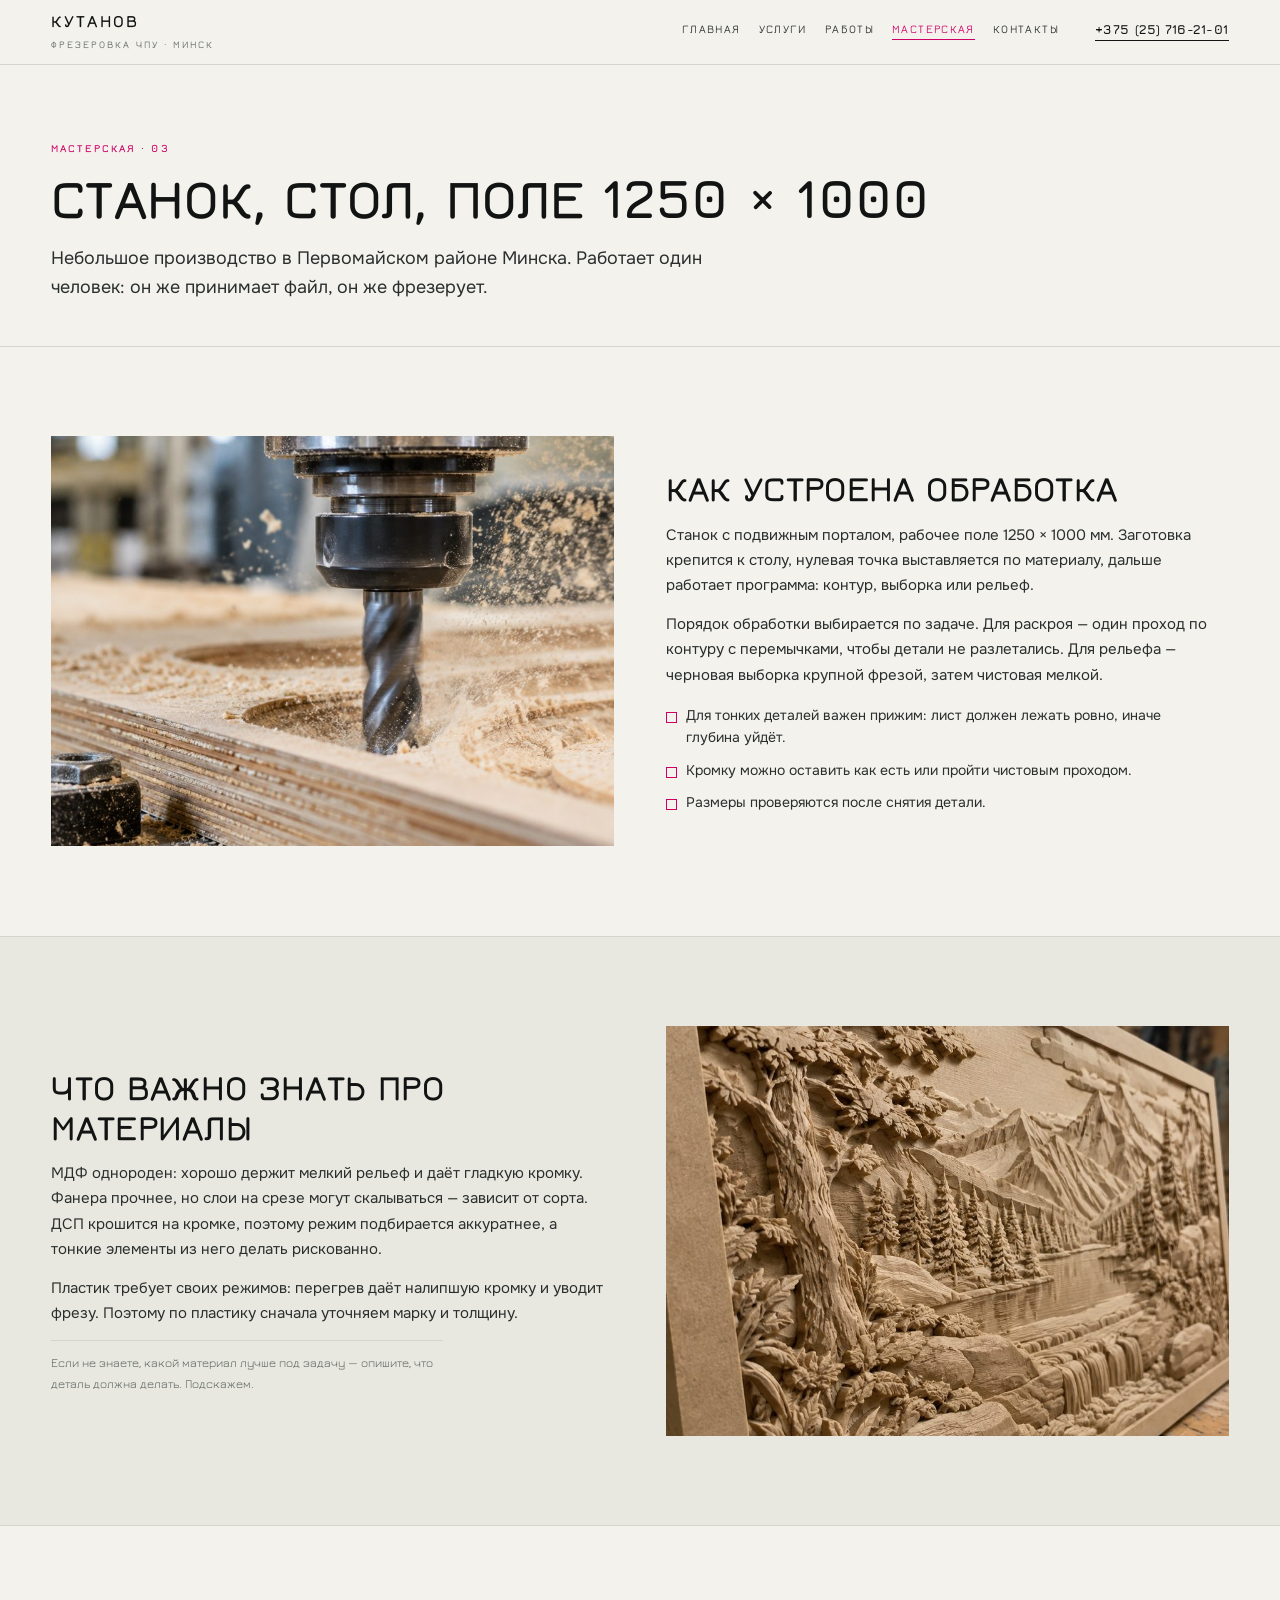
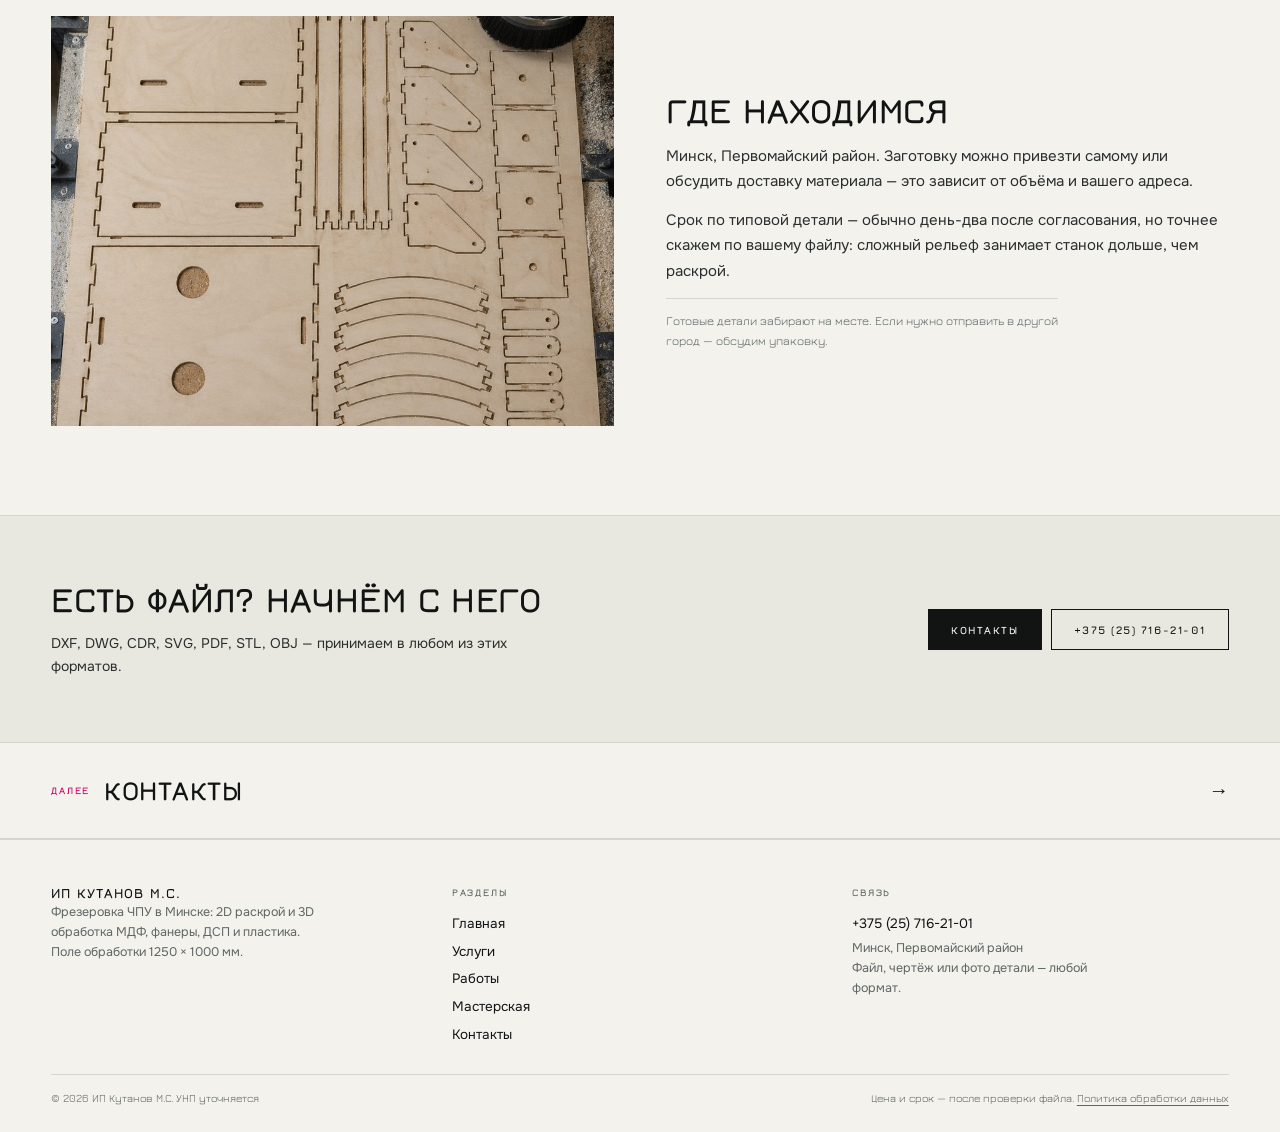
<file: proizvodstvo.html>
<!doctype html>
<html lang="ru">
<head>
<meta charset="utf-8">
<meta name="viewport" content="width=device-width, initial-scale=1">
<title>Мастерская: станок, поле 1250 × 1000, материалы | ИП Кутанов</title>
<meta name="description" content="Как устроена мастерская в Минске: станок с полем 1250 × 1000 мм, порядок обработки, особенности МДФ, фанеры, ДСП и пластика.">
<link rel="canonical" href="https://romjjjke.github.io/kutanov/proizvodstvo.html">
<meta property="og:type" content="website">
<meta property="og:title" content="Мастерская: станок, поле 1250 × 1000, материалы | ИП Кутанов">
<meta property="og:description" content="Как устроена мастерская в Минске: станок с полем 1250 × 1000 мм, порядок обработки, особенности МДФ, фанеры, ДСП и пластика.">
<meta property="og:locale" content="ru_BY">
<meta property="og:url" content="https://romjjjke.github.io/kutanov/proizvodstvo.html">
<meta name="theme-color" content="#F3F2ED">
<link rel="icon" href="favicon.svg" type="image/svg+xml">
<link rel="preconnect" href="https://fonts.googleapis.com">
<link rel="preconnect" href="https://fonts.gstatic.com" crossorigin>
<link href="https://fonts.googleapis.com/css2?family=Jura:wght@500;700&family=Onest:wght@400;500;700;800&display=swap" rel="stylesheet">
<style>[hidden]{display:none!important}
*{box-sizing:border-box}
html{-webkit-text-size-adjust:100%;scroll-behavior:smooth}
body{margin:0;background:#F3F2ED;color:#111413;font:400 17px/1.6 "Onest",Arial,sans-serif;-webkit-font-smoothing:antialiased}
img{display:block;max-width:100%;height:auto}
a{color:inherit;text-decoration:none}
h1,h2,h3,p,ul,figure,dl,dd{margin:0}
ul{padding:0;list-style:none}
button{font:inherit}
.head{position:sticky;top:0;z-index:60;background:#F3F2ED;border-bottom:1px solid #D6D5CC}
.head__row{display:flex;align-items:center;gap:18px;padding:12px clamp(16px,4vw,52px)}
.brand{font:700 17px/1.1 "Jura",sans-serif;letter-spacing:.14em;text-transform:uppercase}
.brand small{display:block;font:500 10px/1.6 "Jura",sans-serif;letter-spacing:.2em;color:#5E6663;margin-top:5px}
.nav{display:flex;gap:18px;margin-left:auto;font:500 11.5px/1 "Jura",sans-serif;letter-spacing:.12em;text-transform:uppercase}
.head__tel{margin-left:18px;font:700 13px/1 "Jura",sans-serif;letter-spacing:.04em;border-bottom:1px solid #111413;padding-bottom:4px}
.burger{display:none;width:44px;height:38px;margin-left:auto;border:1px solid #111413;background:transparent;cursor:pointer;padding:9px}
.burger span{display:block;height:1.5px;background:#111413;margin:4px 0}
.hero{display:grid;grid-template-columns:minmax(0,1.05fr) minmax(0,.95fr);border-bottom:1px solid #D6D5CC}
.hero__body{padding:clamp(28px,5vw,70px) clamp(16px,4vw,52px);display:flex;flex-direction:column;justify-content:center;gap:20px}
.hero__h1{font:700 clamp(2.1rem,1rem + 4.4vw,4rem)/1.04 "Jura",sans-serif;letter-spacing:.01em;text-transform:uppercase}
.hero__lead{font-size:clamp(1rem,.96rem + .22vw,1.1rem);line-height:1.65;color:#2A2F2D;max-width:44ch}
.hero__media{position:relative;overflow:hidden;background:#E7E6DE;min-height:clamp(260px,56vh,600px)}
.hero__media img{width:100%;height:100%;object-fit:cover}
.kicker{font:700 10.5px/1.4 "Jura",sans-serif;letter-spacing:.2em;text-transform:uppercase;color:#CE0066}
.btn{display:inline-flex;align-items:center;justify-content:center;gap:8px;padding:14px 22px;border:1px solid #111413;background:transparent;color:#111413;font:700 11px/1 "Jura",sans-serif;letter-spacing:.14em;text-transform:uppercase;cursor:pointer;transition:.2s}
.btn--solid{background:#111413;color:#F3F2ED}
.wrap{padding-inline:clamp(16px,4vw,52px);max-width:1500px;margin:0 auto}
.drawer{position:fixed;inset:0;z-index:90;background:#111413;color:#F3F2ED;overflow-y:auto;overscroll-behavior:contain}
.drawer__inner{padding:clamp(56px,9vw,84px) clamp(18px,5vw,58px) clamp(26px,5vw,46px);display:flex;flex-direction:column;gap:24px;min-height:100%}
.drawer__close{position:fixed;top:12px;right:12px;width:46px;height:46px;border:1px solid rgba(243,242,237,.4);background:transparent;color:#F3F2ED;font-size:24px;line-height:1;cursor:pointer}
.drawer__nav{display:flex;flex-direction:column}
.drawer__nav a{font:700 clamp(1.5rem,1rem + 2.4vw,2.3rem)/1.14 "Jura",sans-serif;letter-spacing:.02em;text-transform:uppercase;padding:14px 0;border-bottom:1px solid rgba(243,242,237,.18)}
.drawer__meta{font:400 13px/1.7 "Jura",sans-serif;color:rgba(243,242,237,.82);display:flex;flex-direction:column;gap:8px}
body.is-locked{overflow:hidden}
.foot{border-top:1px solid #D6D5CC;padding:clamp(24px,4vw,44px) clamp(16px,4vw,52px) 24px}
.foot__grid{display:grid;grid-template-columns:repeat(3,minmax(0,1fr));gap:24px;max-width:1500px;margin:0 auto}
.foot__name{font:700 14px/1.3 "Jura",sans-serif;letter-spacing:.08em;text-transform:uppercase}
.foot__small{font-size:12.5px;line-height:1.6;color:#5E6663;max-width:34ch}
.foot__h{font:700 10px/1.6 "Jura",sans-serif;letter-spacing:.18em;text-transform:uppercase;color:#5E6663;margin-bottom:10px}
.foot__col a{display:block;font-size:13.5px;padding:3px 0}
.foot__bottom{display:flex;flex-wrap:wrap;gap:12px;justify-content:space-between;margin-top:26px;padding-top:14px;border-top:1px solid #D6D5CC;font:400 11px/1.7 "Jura",sans-serif;color:#5E6663;max-width:1500px;margin-inline:auto}
@media (max-width:1180px){.nav{display:none}.burger{display:block}}
@media (max-width:1024px){.hero{grid-template-columns:1fr}.hero__media{min-height:clamp(220px,40vh,400px)}.foot__grid{grid-template-columns:1fr 1fr}}
@media (max-width:640px){.head__tel{display:none}.foot__grid{grid-template-columns:1fr}}
</style>
<link rel="stylesheet" href="assets/css/style.v1.css">
<script type="application/ld+json">{"@context": "https://schema.org", "@type": "LocalBusiness", "name": "ИП Кутанов М.С.", "description": "2D и 3D фрезеровка ЧПУ в Минске: МДФ, фанера, ДСП, пластик. Поле обработки 1250×1000 мм.", "telephone": "+375257162101", "address": {"@type": "PostalAddress", "addressLocality": "Минск", "addressRegion": "Первомайский район", "addressCountry": "BY"}, "areaServed": {"@type": "City", "name": "Минск"}, "url": "https://romjjjke.github.io/kutanov/"}</script>
</head>
<body>
<header class="head">
  <div class="head__row">
    <a class="brand" href="index.html">Кутанов<small>Фрезеровка ЧПУ · Минск</small></a>
    <nav class="nav" aria-label="Разделы"><a href="index.html">Главная</a><a href="uslugi.html">Услуги</a><a href="raboty.html">Работы</a><a href="proizvodstvo.html" aria-current="page">Мастерская</a><a href="kontakty.html">Контакты</a></nav>
    <a class="head__tel" href="tel:+375257162101">+375 (25) 716-21-01</a>
    <button class="burger" id="burger" type="button" aria-expanded="false" aria-controls="drawer" aria-label="Меню"><span></span><span></span><span></span></button>
  </div>
</header>

<section class="phead">
  <div class="wrap">
    <p class="kicker">Мастерская · 03</p>
    <h1 class="h1">Станок, стол, поле 1250 × 1000</h1>
    <p class="phead__lead">Небольшое производство в Первомайском районе Минска. Работает один человек: он же принимает файл, он же фрезерует.</p>
  </div>
</section>

<section class="duo">
  <div class="wrap duo__grid">
    <figure class="duo__fig">
      <img src="assets/img/mill.jpg" alt="Фреза ЧПУ в работе" width="860" height="860" loading="lazy">
    </figure>
    <div class="duo__copy">
      <h2 class="h2">Как устроена обработка</h2>
      <p>Станок с подвижным порталом, рабочее поле 1250 × 1000 мм. Заготовка крепится к столу, нулевая точка выставляется по материалу, дальше работает программа: контур, выборка или рельеф.</p>
      <p>Порядок обработки выбирается по задаче. Для раскроя — один проход по контуру с перемычками, чтобы детали не разлетались. Для рельефа — черновая выборка крупной фрезой, затем чистовая мелкой.</p>
      <ul class="ul">
        <li>Для тонких деталей важен прижим: лист должен лежать ровно, иначе глубина уйдёт.</li>
        <li>Кромку можно оставить как есть или пройти чистовым проходом.</li>
        <li>Размеры проверяются после снятия детали.</li>
      </ul>
    </div>
  </div>
</section>

<section class="duo duo--tint">
  <div class="wrap duo__grid">
    <div class="duo__copy">
      <h2 class="h2">Что важно знать про материалы</h2>
      <p>МДФ однороден: хорошо держит мелкий рельеф и даёт гладкую кромку. Фанера прочнее, но слои на срезе могут скалываться — зависит от сорта. ДСП крошится на кромке, поэтому режим подбирается аккуратнее, а тонкие элементы из него делать рискованно.</p>
      <p>Пластик требует своих режимов: перегрев даёт налипшую кромку и уводит фрезу. Поэтому по пластику сначала уточняем марку и толщину.</p>
      <p class="duo__note">Если не знаете, какой материал лучше под задачу — опишите, что деталь должна делать. Подскажем.</p>
    </div>
    <figure class="duo__fig">
      <img src="assets/img/relief.jpg" alt="Рельефная панель из МДФ" width="900" height="720" loading="lazy">
    </figure>
  </div>
</section>

<section class="duo">
  <div class="wrap duo__grid">
    <figure class="duo__fig">
      <img src="assets/img/parts.jpg" alt="Детали после раскроя" width="900" height="720" loading="lazy">
    </figure>
    <div class="duo__copy">
      <h2 class="h2">Где находимся</h2>
      <p>Минск, Первомайский район. Заготовку можно привезти самому или обсудить доставку материала — это зависит от объёма и вашего адреса.</p>
      <p>Срок по типовой детали — обычно день-два после согласования, но точнее скажем по вашему файлу: сложный рельеф занимает станок дольше, чем раскрой.</p>
      <p class="duo__note">Готовые детали забирают на месте. Если нужно отправить в другой город — обсудим упаковку.</p>
    </div>
  </div>
</section>

<section class="cta">
  <div class="wrap cta__in">
    <div>
      <h2 class="h2">Есть файл? Начнём с него</h2>
      <p class="cta__text">DXF, DWG, CDR, SVG, PDF, STL, OBJ — принимаем в любом из этих форматов.</p>
    </div>
    <div class="cta__actions">
      <a class="btn btn--solid" href="kontakty.html">Контакты</a>
      <a class="btn" href="tel:+375257162101">+375 (25) 716-21-01</a>
    </div>
  </div>
</section>
  <section class="next">
    <a class="next__link" href="kontakty.html">
      <span class="next__label">Далее</span>
      <span class="next__title">Контакты</span>
      <span class="next__arrow" aria-hidden="true">→</span>
    </a>
  </section>
</main>
<footer class="foot">
  <div class="foot__grid">
    <div class="foot__col">
      <p class="foot__name">ИП Кутанов М.С.</p>
      <p class="foot__small">Фрезеровка ЧПУ в Минске: 2D раскрой и 3D обработка МДФ, фанеры, ДСП и пластика. Поле обработки 1250 × 1000 мм.</p>
    </div>
    <div class="foot__col">
      <p class="foot__h">Разделы</p>
      <a href="index.html">Главная</a><a href="uslugi.html">Услуги</a><a href="raboty.html">Работы</a><a href="proizvodstvo.html">Мастерская</a><a href="kontakty.html">Контакты</a>
    </div>
    <div class="foot__col">
      <p class="foot__h">Связь</p>
      <a href="tel:+375257162101">+375 (25) 716-21-01</a>
      <p class="foot__small">Минск, Первомайский район</p>
      <p class="foot__small">Файл, чертёж или фото детали — любой формат.</p>
    </div>
  </div>
  <div class="foot__bottom">
    <p>© <span id="year">2026</span> ИП Кутанов М.С. УНП уточняется</p>
    <p>Цена и срок — после проверки файла. <a href="politika.html">Политика обработки данных</a></p>
  </div>
</footer>
<div class="drawer" id="drawer" hidden>
  <div class="drawer__inner">
    <button class="drawer__close" type="button" id="drawer-close" aria-label="Закрыть меню">×</button>
    <nav class="drawer__nav" aria-label="Мобильная навигация"><a href="index.html">Главная</a><a href="uslugi.html">Услуги</a><a href="raboty.html">Работы</a><a href="proizvodstvo.html" aria-current="page">Мастерская</a><a href="kontakty.html">Контакты</a></nav>
    <div class="drawer__meta">
      <a href="tel:+375257162101">+375 (25) 716-21-01</a>
      <p>Минск, Первомайский район</p>
      <p>2D и 3D фрезеровка. Поле обработки 1250 × 1000 мм.</p>
    </div>
  </div>
</div>
<script src="assets/js/main.v1.js" defer></script>
</body>
</html>
</file>
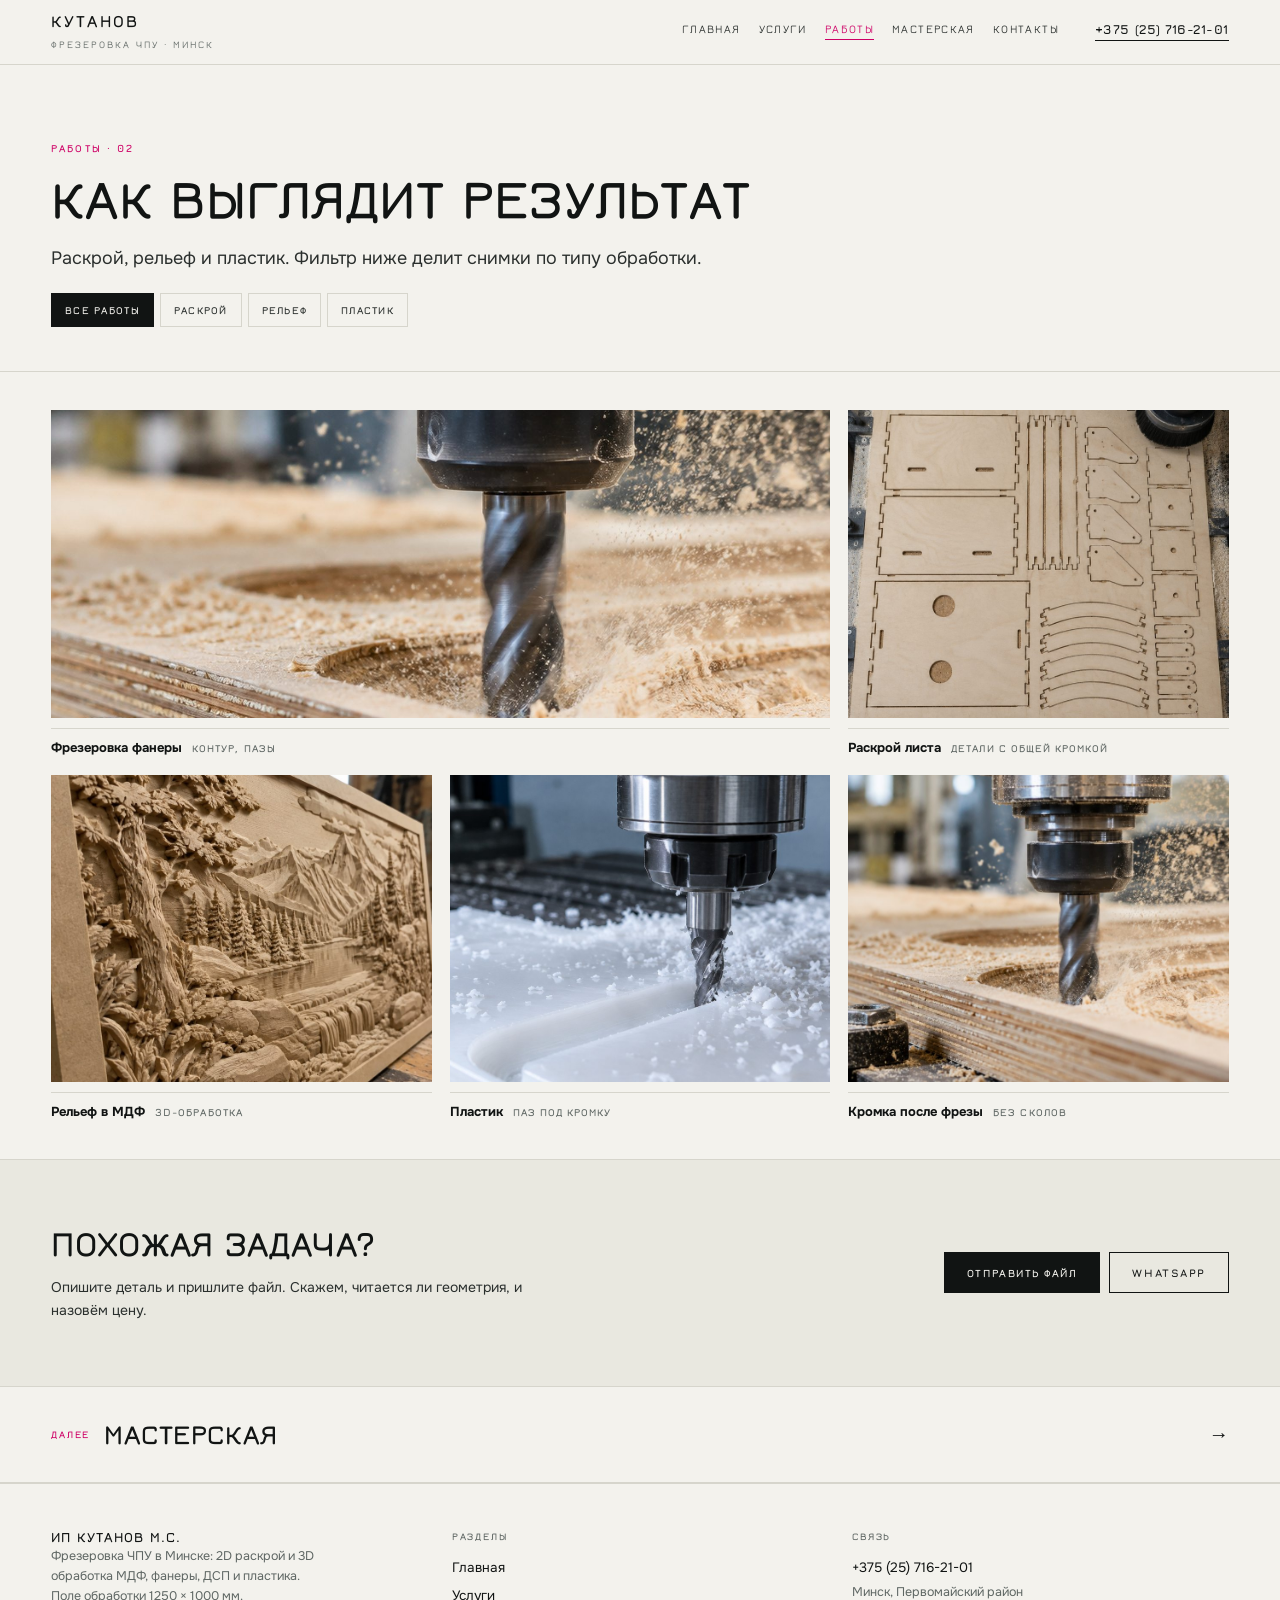
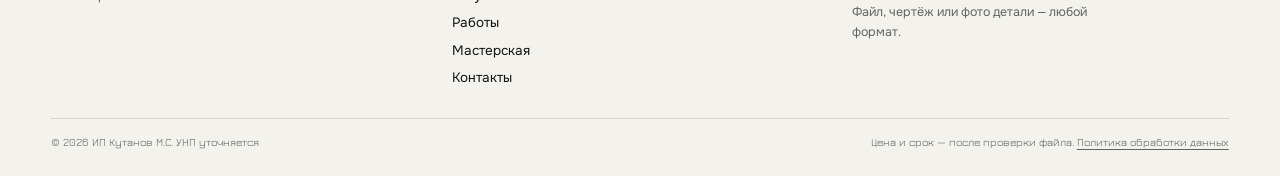
<file: raboty.html>
<!doctype html>
<html lang="ru">
<head>
<meta charset="utf-8">
<meta name="viewport" content="width=device-width, initial-scale=1">
<title>Работы: раскрой, рельеф, пластик | ИП Кутанов, фрезеровка ЧПУ</title>
<meta name="description" content="Примеры работ по фрезеровке ЧПУ: раскрой листа, рельефные панели из МДФ, обработка пластика.">
<link rel="canonical" href="https://romjjjke.github.io/kutanov/raboty.html">
<meta property="og:type" content="website">
<meta property="og:title" content="Работы: раскрой, рельеф, пластик | ИП Кутанов, фрезеровка ЧПУ">
<meta property="og:description" content="Примеры работ по фрезеровке ЧПУ: раскрой листа, рельефные панели из МДФ, обработка пластика.">
<meta property="og:locale" content="ru_BY">
<meta property="og:url" content="https://romjjjke.github.io/kutanov/raboty.html">
<meta name="theme-color" content="#F3F2ED">
<link rel="icon" href="favicon.svg" type="image/svg+xml">
<link rel="preconnect" href="https://fonts.googleapis.com">
<link rel="preconnect" href="https://fonts.gstatic.com" crossorigin>
<link href="https://fonts.googleapis.com/css2?family=Jura:wght@500;700&family=Onest:wght@400;500;700;800&display=swap" rel="stylesheet">
<style>[hidden]{display:none!important}
*{box-sizing:border-box}
html{-webkit-text-size-adjust:100%;scroll-behavior:smooth}
body{margin:0;background:#F3F2ED;color:#111413;font:400 17px/1.6 "Onest",Arial,sans-serif;-webkit-font-smoothing:antialiased}
img{display:block;max-width:100%;height:auto}
a{color:inherit;text-decoration:none}
h1,h2,h3,p,ul,figure,dl,dd{margin:0}
ul{padding:0;list-style:none}
button{font:inherit}
.head{position:sticky;top:0;z-index:60;background:#F3F2ED;border-bottom:1px solid #D6D5CC}
.head__row{display:flex;align-items:center;gap:18px;padding:12px clamp(16px,4vw,52px)}
.brand{font:700 17px/1.1 "Jura",sans-serif;letter-spacing:.14em;text-transform:uppercase}
.brand small{display:block;font:500 10px/1.6 "Jura",sans-serif;letter-spacing:.2em;color:#5E6663;margin-top:5px}
.nav{display:flex;gap:18px;margin-left:auto;font:500 11.5px/1 "Jura",sans-serif;letter-spacing:.12em;text-transform:uppercase}
.head__tel{margin-left:18px;font:700 13px/1 "Jura",sans-serif;letter-spacing:.04em;border-bottom:1px solid #111413;padding-bottom:4px}
.burger{display:none;width:44px;height:38px;margin-left:auto;border:1px solid #111413;background:transparent;cursor:pointer;padding:9px}
.burger span{display:block;height:1.5px;background:#111413;margin:4px 0}
.hero{display:grid;grid-template-columns:minmax(0,1.05fr) minmax(0,.95fr);border-bottom:1px solid #D6D5CC}
.hero__body{padding:clamp(28px,5vw,70px) clamp(16px,4vw,52px);display:flex;flex-direction:column;justify-content:center;gap:20px}
.hero__h1{font:700 clamp(2.1rem,1rem + 4.4vw,4rem)/1.04 "Jura",sans-serif;letter-spacing:.01em;text-transform:uppercase}
.hero__lead{font-size:clamp(1rem,.96rem + .22vw,1.1rem);line-height:1.65;color:#2A2F2D;max-width:44ch}
.hero__media{position:relative;overflow:hidden;background:#E7E6DE;min-height:clamp(260px,56vh,600px)}
.hero__media img{width:100%;height:100%;object-fit:cover}
.kicker{font:700 10.5px/1.4 "Jura",sans-serif;letter-spacing:.2em;text-transform:uppercase;color:#CE0066}
.btn{display:inline-flex;align-items:center;justify-content:center;gap:8px;padding:14px 22px;border:1px solid #111413;background:transparent;color:#111413;font:700 11px/1 "Jura",sans-serif;letter-spacing:.14em;text-transform:uppercase;cursor:pointer;transition:.2s}
.btn--solid{background:#111413;color:#F3F2ED}
.wrap{padding-inline:clamp(16px,4vw,52px);max-width:1500px;margin:0 auto}
.drawer{position:fixed;inset:0;z-index:90;background:#111413;color:#F3F2ED;overflow-y:auto;overscroll-behavior:contain}
.drawer__inner{padding:clamp(56px,9vw,84px) clamp(18px,5vw,58px) clamp(26px,5vw,46px);display:flex;flex-direction:column;gap:24px;min-height:100%}
.drawer__close{position:fixed;top:12px;right:12px;width:46px;height:46px;border:1px solid rgba(243,242,237,.4);background:transparent;color:#F3F2ED;font-size:24px;line-height:1;cursor:pointer}
.drawer__nav{display:flex;flex-direction:column}
.drawer__nav a{font:700 clamp(1.5rem,1rem + 2.4vw,2.3rem)/1.14 "Jura",sans-serif;letter-spacing:.02em;text-transform:uppercase;padding:14px 0;border-bottom:1px solid rgba(243,242,237,.18)}
.drawer__meta{font:400 13px/1.7 "Jura",sans-serif;color:rgba(243,242,237,.82);display:flex;flex-direction:column;gap:8px}
body.is-locked{overflow:hidden}
.foot{border-top:1px solid #D6D5CC;padding:clamp(24px,4vw,44px) clamp(16px,4vw,52px) 24px}
.foot__grid{display:grid;grid-template-columns:repeat(3,minmax(0,1fr));gap:24px;max-width:1500px;margin:0 auto}
.foot__name{font:700 14px/1.3 "Jura",sans-serif;letter-spacing:.08em;text-transform:uppercase}
.foot__small{font-size:12.5px;line-height:1.6;color:#5E6663;max-width:34ch}
.foot__h{font:700 10px/1.6 "Jura",sans-serif;letter-spacing:.18em;text-transform:uppercase;color:#5E6663;margin-bottom:10px}
.foot__col a{display:block;font-size:13.5px;padding:3px 0}
.foot__bottom{display:flex;flex-wrap:wrap;gap:12px;justify-content:space-between;margin-top:26px;padding-top:14px;border-top:1px solid #D6D5CC;font:400 11px/1.7 "Jura",sans-serif;color:#5E6663;max-width:1500px;margin-inline:auto}
@media (max-width:1180px){.nav{display:none}.burger{display:block}}
@media (max-width:1024px){.hero{grid-template-columns:1fr}.hero__media{min-height:clamp(220px,40vh,400px)}.foot__grid{grid-template-columns:1fr 1fr}}
@media (max-width:640px){.head__tel{display:none}.foot__grid{grid-template-columns:1fr}}
</style>
<link rel="stylesheet" href="assets/css/style.v1.css">
<script type="application/ld+json">{"@context": "https://schema.org", "@type": "LocalBusiness", "name": "ИП Кутанов М.С.", "description": "2D и 3D фрезеровка ЧПУ в Минске: МДФ, фанера, ДСП, пластик. Поле обработки 1250×1000 мм.", "telephone": "+375257162101", "address": {"@type": "PostalAddress", "addressLocality": "Минск", "addressRegion": "Первомайский район", "addressCountry": "BY"}, "areaServed": {"@type": "City", "name": "Минск"}, "url": "https://romjjjke.github.io/kutanov/"}</script>
</head>
<body>
<header class="head">
  <div class="head__row">
    <a class="brand" href="index.html">Кутанов<small>Фрезеровка ЧПУ · Минск</small></a>
    <nav class="nav" aria-label="Разделы"><a href="index.html">Главная</a><a href="uslugi.html">Услуги</a><a href="raboty.html" aria-current="page">Работы</a><a href="proizvodstvo.html">Мастерская</a><a href="kontakty.html">Контакты</a></nav>
    <a class="head__tel" href="tel:+375257162101">+375 (25) 716-21-01</a>
    <button class="burger" id="burger" type="button" aria-expanded="false" aria-controls="drawer" aria-label="Меню"><span></span><span></span><span></span></button>
  </div>
</header>

<section class="phead">
  <div class="wrap">
    <p class="kicker">Работы · 02</p>
    <h1 class="h1">Как выглядит результат</h1>
    <p class="phead__lead">Раскрой, рельеф и пластик. Фильтр ниже делит снимки по типу обработки.</p>
    <div class="chips" id="chips" role="tablist" aria-label="Фильтр работ">
      <button class="chip is-on" data-cat="all" type="button">Все работы</button>
      <button class="chip" data-cat="cut" type="button">Раскрой</button>
      <button class="chip" data-cat="relief" type="button">Рельеф</button>
      <button class="chip" data-cat="plastic" type="button">Пластик</button>
    </div>
  </div>
</section>

<section class="gallery">
  <div class="wrap">
    <figure class="work work--wide" data-cat="cut">
      <img src="assets/img/mill-wide.jpg" alt="Фреза на станке в работе по фанере" width="1320" height="694" loading="lazy">
      <figcaption><b>Фрезеровка фанеры</b><span>контур, пазы</span></figcaption>
    </figure>
    <figure class="work" data-cat="cut">
      <img src="assets/img/parts.jpg" alt="Готовые вырезанные детали на столе станка" width="900" height="720" loading="lazy">
      <figcaption><b>Раскрой листа</b><span>детали с общей кромкой</span></figcaption>
    </figure>
    <figure class="work" data-cat="relief">
      <img src="assets/img/relief.jpg" alt="Рельефная панель из МДФ после фрезеровки" width="900" height="720" loading="lazy">
      <figcaption><b>Рельеф в МДФ</b><span>3D-обработка</span></figcaption>
    </figure>
    <figure class="work" data-cat="plastic">
      <img src="assets/img/plastic.jpg" alt="Обработка пластика фрезой" width="900" height="720" loading="lazy">
      <figcaption><b>Пластик</b><span>паз под кромку</span></figcaption>
    </figure>
    <figure class="work" data-cat="cut">
      <img src="assets/img/mill.jpg" alt="Крупный план фрезы в материале" width="860" height="860" loading="lazy">
      <figcaption><b>Кромка после фрезы</b><span>без сколов</span></figcaption>
    </figure>
  </div>
</section>

<section class="cta">
  <div class="wrap cta__in">
    <div>
      <h2 class="h2">Похожая задача?</h2>
      <p class="cta__text">Опишите деталь и пришлите файл. Скажем, читается ли геометрия, и назовём цену.</p>
    </div>
    <div class="cta__actions">
      <a class="btn btn--solid" href="kontakty.html">Отправить файл</a>
      <a class="btn" href="https://wa.me/375257162101" target="_blank" rel="noopener">WhatsApp</a>
    </div>
  </div>
</section>
  <section class="next">
    <a class="next__link" href="proizvodstvo.html">
      <span class="next__label">Далее</span>
      <span class="next__title">Мастерская</span>
      <span class="next__arrow" aria-hidden="true">→</span>
    </a>
  </section>
</main>
<footer class="foot">
  <div class="foot__grid">
    <div class="foot__col">
      <p class="foot__name">ИП Кутанов М.С.</p>
      <p class="foot__small">Фрезеровка ЧПУ в Минске: 2D раскрой и 3D обработка МДФ, фанеры, ДСП и пластика. Поле обработки 1250 × 1000 мм.</p>
    </div>
    <div class="foot__col">
      <p class="foot__h">Разделы</p>
      <a href="index.html">Главная</a><a href="uslugi.html">Услуги</a><a href="raboty.html">Работы</a><a href="proizvodstvo.html">Мастерская</a><a href="kontakty.html">Контакты</a>
    </div>
    <div class="foot__col">
      <p class="foot__h">Связь</p>
      <a href="tel:+375257162101">+375 (25) 716-21-01</a>
      <p class="foot__small">Минск, Первомайский район</p>
      <p class="foot__small">Файл, чертёж или фото детали — любой формат.</p>
    </div>
  </div>
  <div class="foot__bottom">
    <p>© <span id="year">2026</span> ИП Кутанов М.С. УНП уточняется</p>
    <p>Цена и срок — после проверки файла. <a href="politika.html">Политика обработки данных</a></p>
  </div>
</footer>
<div class="drawer" id="drawer" hidden>
  <div class="drawer__inner">
    <button class="drawer__close" type="button" id="drawer-close" aria-label="Закрыть меню">×</button>
    <nav class="drawer__nav" aria-label="Мобильная навигация"><a href="index.html">Главная</a><a href="uslugi.html">Услуги</a><a href="raboty.html" aria-current="page">Работы</a><a href="proizvodstvo.html">Мастерская</a><a href="kontakty.html">Контакты</a></nav>
    <div class="drawer__meta">
      <a href="tel:+375257162101">+375 (25) 716-21-01</a>
      <p>Минск, Первомайский район</p>
      <p>2D и 3D фрезеровка. Поле обработки 1250 × 1000 мм.</p>
    </div>
  </div>
</div>
<script src="assets/js/main.v1.js" defer></script>
</body>
</html>
</file>
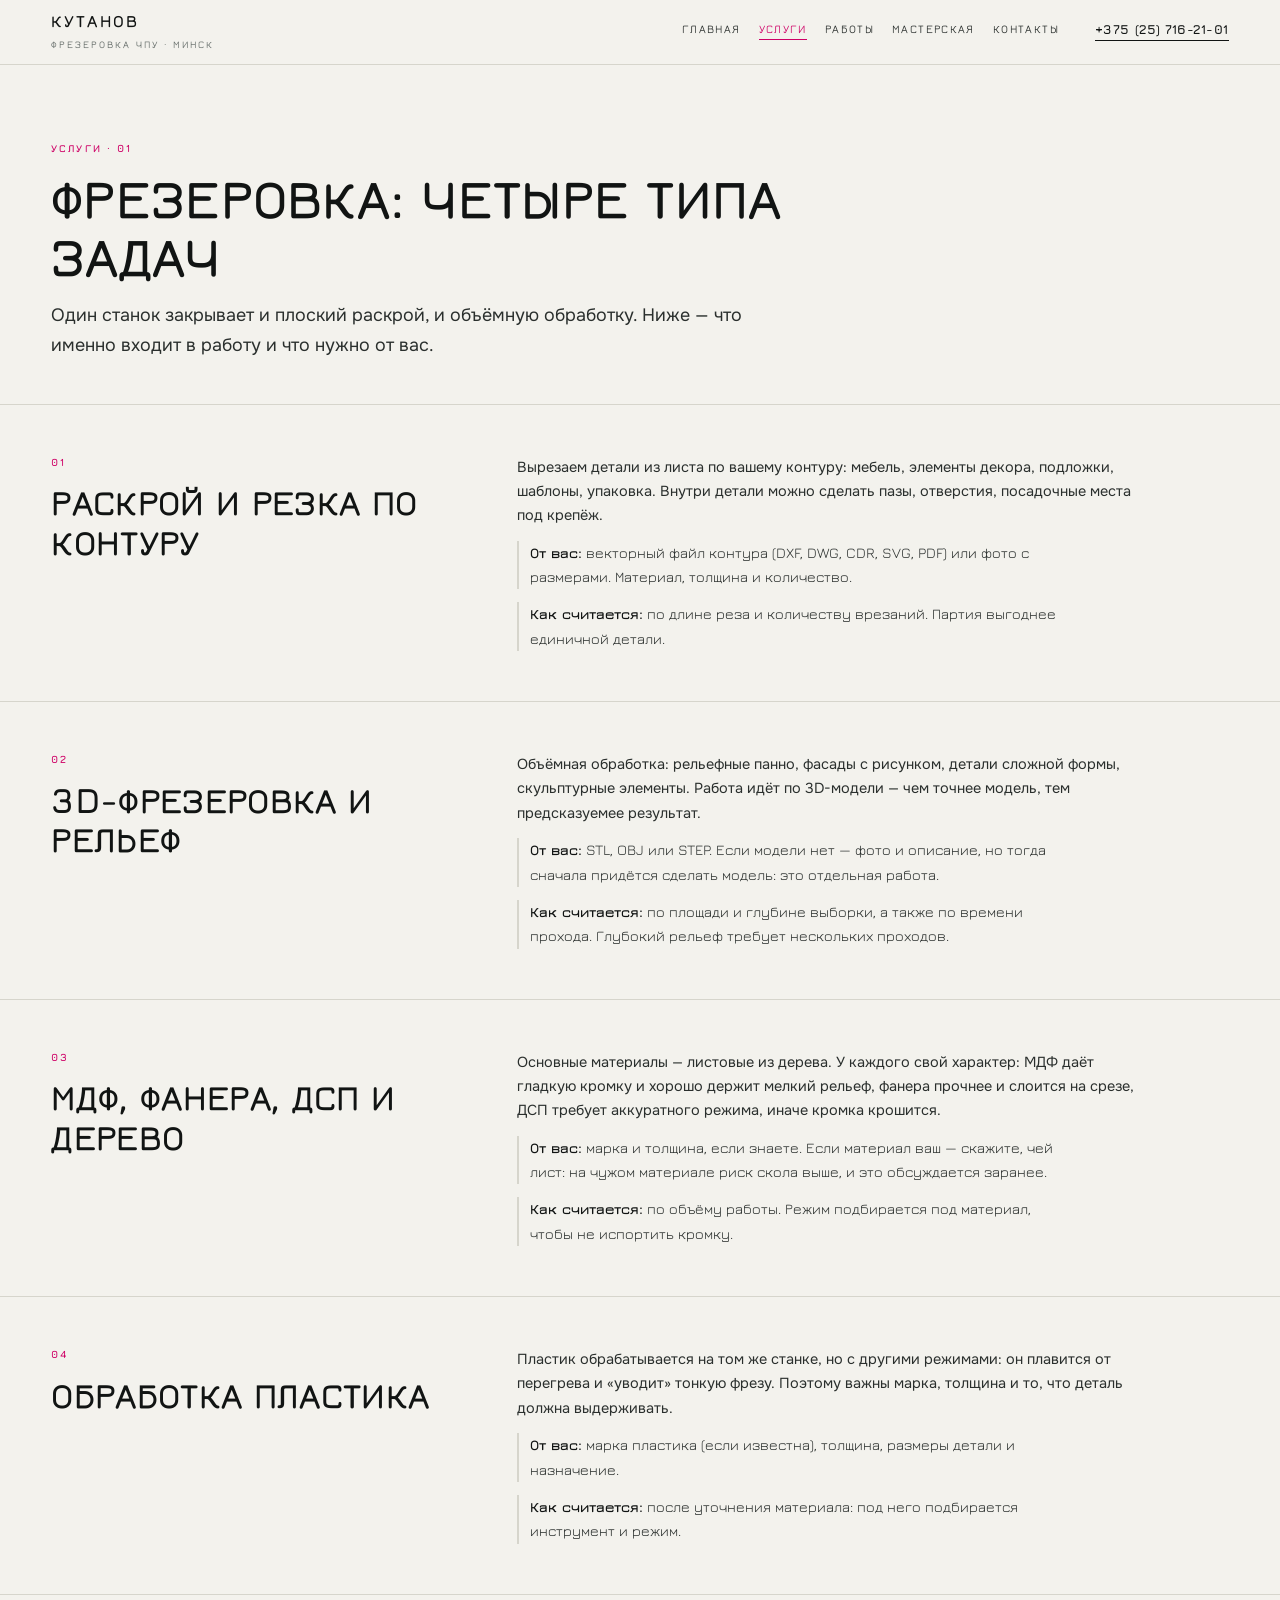
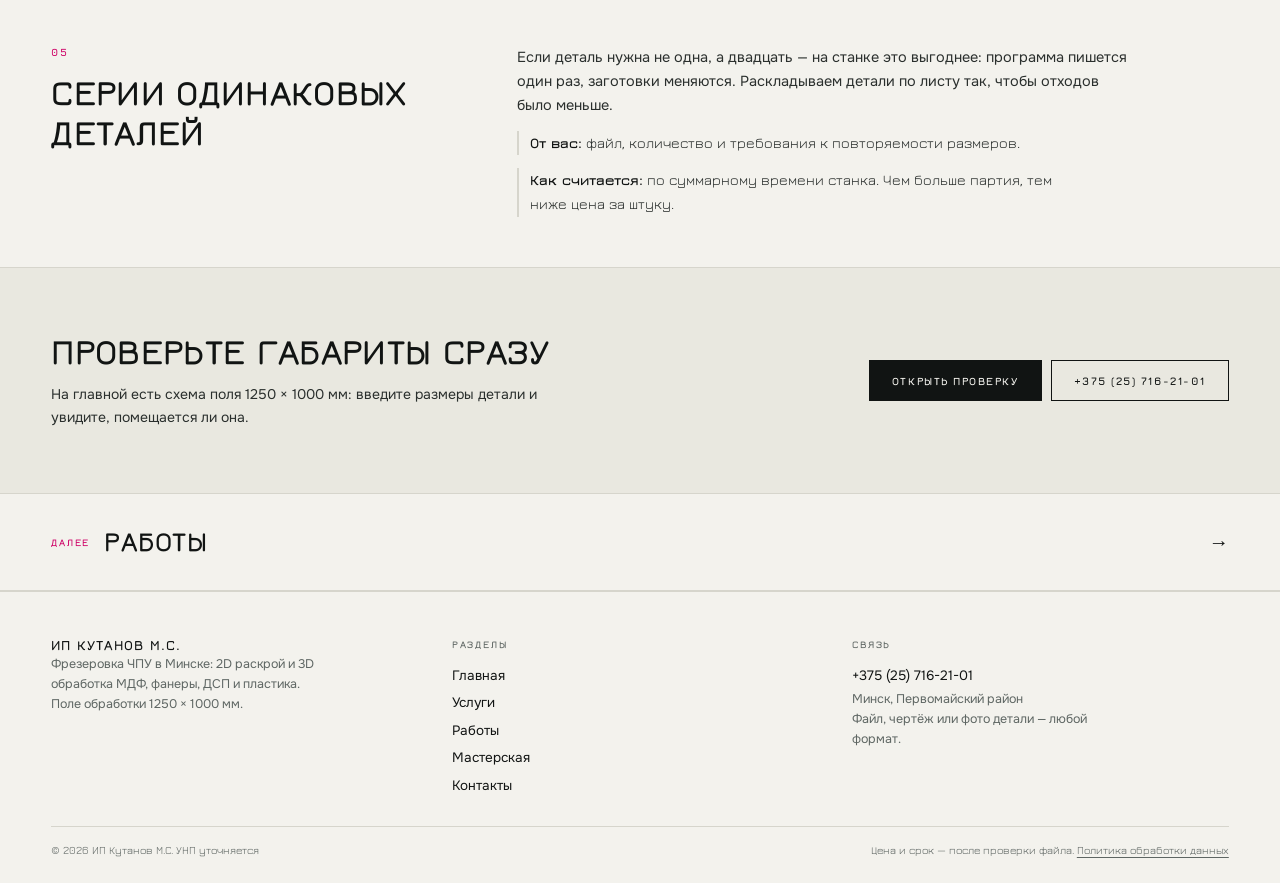
<file: uslugi.html>
<!doctype html>
<html lang="ru">
<head>
<meta charset="utf-8">
<meta name="viewport" content="width=device-width, initial-scale=1">
<title>Услуги фрезеровки ЧПУ: раскрой, рельеф, пластик, серии | ИП Кутанов</title>
<meta name="description" content="Что делаем на станке: раскрой и резка по контуру, 3D-фрезеровка и рельеф, обработка МДФ, фанеры, ДСП и пластика, серийные детали.">
<link rel="canonical" href="https://romjjjke.github.io/kutanov/uslugi.html">
<meta property="og:type" content="website">
<meta property="og:title" content="Услуги фрезеровки ЧПУ: раскрой, рельеф, пластик, серии | ИП Кутанов">
<meta property="og:description" content="Что делаем на станке: раскрой и резка по контуру, 3D-фрезеровка и рельеф, обработка МДФ, фанеры, ДСП и пластика, серийные детали.">
<meta property="og:locale" content="ru_BY">
<meta property="og:url" content="https://romjjjke.github.io/kutanov/uslugi.html">
<meta name="theme-color" content="#F3F2ED">
<link rel="icon" href="favicon.svg" type="image/svg+xml">
<link rel="preconnect" href="https://fonts.googleapis.com">
<link rel="preconnect" href="https://fonts.gstatic.com" crossorigin>
<link href="https://fonts.googleapis.com/css2?family=Jura:wght@500;700&family=Onest:wght@400;500;700;800&display=swap" rel="stylesheet">
<style>[hidden]{display:none!important}
*{box-sizing:border-box}
html{-webkit-text-size-adjust:100%;scroll-behavior:smooth}
body{margin:0;background:#F3F2ED;color:#111413;font:400 17px/1.6 "Onest",Arial,sans-serif;-webkit-font-smoothing:antialiased}
img{display:block;max-width:100%;height:auto}
a{color:inherit;text-decoration:none}
h1,h2,h3,p,ul,figure,dl,dd{margin:0}
ul{padding:0;list-style:none}
button{font:inherit}
.head{position:sticky;top:0;z-index:60;background:#F3F2ED;border-bottom:1px solid #D6D5CC}
.head__row{display:flex;align-items:center;gap:18px;padding:12px clamp(16px,4vw,52px)}
.brand{font:700 17px/1.1 "Jura",sans-serif;letter-spacing:.14em;text-transform:uppercase}
.brand small{display:block;font:500 10px/1.6 "Jura",sans-serif;letter-spacing:.2em;color:#5E6663;margin-top:5px}
.nav{display:flex;gap:18px;margin-left:auto;font:500 11.5px/1 "Jura",sans-serif;letter-spacing:.12em;text-transform:uppercase}
.head__tel{margin-left:18px;font:700 13px/1 "Jura",sans-serif;letter-spacing:.04em;border-bottom:1px solid #111413;padding-bottom:4px}
.burger{display:none;width:44px;height:38px;margin-left:auto;border:1px solid #111413;background:transparent;cursor:pointer;padding:9px}
.burger span{display:block;height:1.5px;background:#111413;margin:4px 0}
.hero{display:grid;grid-template-columns:minmax(0,1.05fr) minmax(0,.95fr);border-bottom:1px solid #D6D5CC}
.hero__body{padding:clamp(28px,5vw,70px) clamp(16px,4vw,52px);display:flex;flex-direction:column;justify-content:center;gap:20px}
.hero__h1{font:700 clamp(2.1rem,1rem + 4.4vw,4rem)/1.04 "Jura",sans-serif;letter-spacing:.01em;text-transform:uppercase}
.hero__lead{font-size:clamp(1rem,.96rem + .22vw,1.1rem);line-height:1.65;color:#2A2F2D;max-width:44ch}
.hero__media{position:relative;overflow:hidden;background:#E7E6DE;min-height:clamp(260px,56vh,600px)}
.hero__media img{width:100%;height:100%;object-fit:cover}
.kicker{font:700 10.5px/1.4 "Jura",sans-serif;letter-spacing:.2em;text-transform:uppercase;color:#CE0066}
.btn{display:inline-flex;align-items:center;justify-content:center;gap:8px;padding:14px 22px;border:1px solid #111413;background:transparent;color:#111413;font:700 11px/1 "Jura",sans-serif;letter-spacing:.14em;text-transform:uppercase;cursor:pointer;transition:.2s}
.btn--solid{background:#111413;color:#F3F2ED}
.wrap{padding-inline:clamp(16px,4vw,52px);max-width:1500px;margin:0 auto}
.drawer{position:fixed;inset:0;z-index:90;background:#111413;color:#F3F2ED;overflow-y:auto;overscroll-behavior:contain}
.drawer__inner{padding:clamp(56px,9vw,84px) clamp(18px,5vw,58px) clamp(26px,5vw,46px);display:flex;flex-direction:column;gap:24px;min-height:100%}
.drawer__close{position:fixed;top:12px;right:12px;width:46px;height:46px;border:1px solid rgba(243,242,237,.4);background:transparent;color:#F3F2ED;font-size:24px;line-height:1;cursor:pointer}
.drawer__nav{display:flex;flex-direction:column}
.drawer__nav a{font:700 clamp(1.5rem,1rem + 2.4vw,2.3rem)/1.14 "Jura",sans-serif;letter-spacing:.02em;text-transform:uppercase;padding:14px 0;border-bottom:1px solid rgba(243,242,237,.18)}
.drawer__meta{font:400 13px/1.7 "Jura",sans-serif;color:rgba(243,242,237,.82);display:flex;flex-direction:column;gap:8px}
body.is-locked{overflow:hidden}
.foot{border-top:1px solid #D6D5CC;padding:clamp(24px,4vw,44px) clamp(16px,4vw,52px) 24px}
.foot__grid{display:grid;grid-template-columns:repeat(3,minmax(0,1fr));gap:24px;max-width:1500px;margin:0 auto}
.foot__name{font:700 14px/1.3 "Jura",sans-serif;letter-spacing:.08em;text-transform:uppercase}
.foot__small{font-size:12.5px;line-height:1.6;color:#5E6663;max-width:34ch}
.foot__h{font:700 10px/1.6 "Jura",sans-serif;letter-spacing:.18em;text-transform:uppercase;color:#5E6663;margin-bottom:10px}
.foot__col a{display:block;font-size:13.5px;padding:3px 0}
.foot__bottom{display:flex;flex-wrap:wrap;gap:12px;justify-content:space-between;margin-top:26px;padding-top:14px;border-top:1px solid #D6D5CC;font:400 11px/1.7 "Jura",sans-serif;color:#5E6663;max-width:1500px;margin-inline:auto}
@media (max-width:1180px){.nav{display:none}.burger{display:block}}
@media (max-width:1024px){.hero{grid-template-columns:1fr}.hero__media{min-height:clamp(220px,40vh,400px)}.foot__grid{grid-template-columns:1fr 1fr}}
@media (max-width:640px){.head__tel{display:none}.foot__grid{grid-template-columns:1fr}}
</style>
<link rel="stylesheet" href="assets/css/style.v1.css">
<script type="application/ld+json">{"@context": "https://schema.org", "@type": "LocalBusiness", "name": "ИП Кутанов М.С.", "description": "2D и 3D фрезеровка ЧПУ в Минске: МДФ, фанера, ДСП, пластик. Поле обработки 1250×1000 мм.", "telephone": "+375257162101", "address": {"@type": "PostalAddress", "addressLocality": "Минск", "addressRegion": "Первомайский район", "addressCountry": "BY"}, "areaServed": {"@type": "City", "name": "Минск"}, "url": "https://romjjjke.github.io/kutanov/"}</script>
</head>
<body>
<header class="head">
  <div class="head__row">
    <a class="brand" href="index.html">Кутанов<small>Фрезеровка ЧПУ · Минск</small></a>
    <nav class="nav" aria-label="Разделы"><a href="index.html">Главная</a><a href="uslugi.html" aria-current="page">Услуги</a><a href="raboty.html">Работы</a><a href="proizvodstvo.html">Мастерская</a><a href="kontakty.html">Контакты</a></nav>
    <a class="head__tel" href="tel:+375257162101">+375 (25) 716-21-01</a>
    <button class="burger" id="burger" type="button" aria-expanded="false" aria-controls="drawer" aria-label="Меню"><span></span><span></span><span></span></button>
  </div>
</header>

<section class="phead">
  <div class="wrap">
    <p class="kicker">Услуги · 01</p>
    <h1 class="h1">Фрезеровка: четыре типа задач</h1>
    <p class="phead__lead">Один станок закрывает и плоский раскрой, и объёмную обработку. Ниже — что именно входит в работу и что нужно от вас.</p>
  </div>
</section>

<section class="svc" id="cut">
  <div class="wrap svc__grid">
    <div>
      <p class="kicker">01</p>
      <h2 class="h2">Раскрой и резка по контуру</h2>
    </div>
    <div class="svc__body">
      <p>Вырезаем детали из листа по вашему контуру: мебель, элементы декора, подложки, шаблоны, упаковка. Внутри детали можно сделать пазы, отверстия, посадочные места под крепёж.</p>
      <p class="svc__ask"><b>От вас:</b> векторный файл контура (DXF, DWG, CDR, SVG, PDF) или фото с размерами. Материал, толщина и количество.</p>
      <p class="svc__ask"><b>Как считается:</b> по длине реза и количеству врезаний. Партия выгоднее единичной детали.</p>
    </div>
  </div>
</section>

<section class="svc" id="relief">
  <div class="wrap svc__grid">
    <div>
      <p class="kicker">02</p>
      <h2 class="h2">3D-фрезеровка и рельеф</h2>
    </div>
    <div class="svc__body">
      <p>Объёмная обработка: рельефные панно, фасады с рисунком, детали сложной формы, скульптурные элементы. Работа идёт по 3D-модели — чем точнее модель, тем предсказуемее результат.</p>
      <p class="svc__ask"><b>От вас:</b> STL, OBJ или STEP. Если модели нет — фото и описание, но тогда сначала придётся сделать модель: это отдельная работа.</p>
      <p class="svc__ask"><b>Как считается:</b> по площади и глубине выборки, а также по времени прохода. Глубокий рельеф требует нескольких проходов.</p>
    </div>
  </div>
</section>

<section class="svc" id="materials">
  <div class="wrap svc__grid">
    <div>
      <p class="kicker">03</p>
      <h2 class="h2">МДФ, фанера, ДСП и дерево</h2>
    </div>
    <div class="svc__body">
      <p>Основные материалы — листовые из дерева. У каждого свой характер: МДФ даёт гладкую кромку и хорошо держит мелкий рельеф, фанера прочнее и слоится на срезе, ДСП требует аккуратного режима, иначе кромка крошится.</p>
      <p class="svc__ask"><b>От вас:</b> марка и толщина, если знаете. Если материал ваш — скажите, чей лист: на чужом материале риск скола выше, и это обсуждается заранее.</p>
      <p class="svc__ask"><b>Как считается:</b> по объёму работы. Режим подбирается под материал, чтобы не испортить кромку.</p>
    </div>
  </div>
</section>

<section class="svc" id="plastic">
  <div class="wrap svc__grid">
    <div>
      <p class="kicker">04</p>
      <h2 class="h2">Обработка пластика</h2>
    </div>
    <div class="svc__body">
      <p>Пластик обрабатывается на том же станке, но с другими режимами: он плавится от перегрева и «уводит» тонкую фрезу. Поэтому важны марка, толщина и то, что деталь должна выдерживать.</p>
      <p class="svc__ask"><b>От вас:</b> марка пластика (если известна), толщина, размеры детали и назначение.</p>
      <p class="svc__ask"><b>Как считается:</b> после уточнения материала: под него подбирается инструмент и режим.</p>
    </div>
  </div>
</section>

<section class="svc" id="series">
  <div class="wrap svc__grid">
    <div>
      <p class="kicker">05</p>
      <h2 class="h2">Серии одинаковых деталей</h2>
    </div>
    <div class="svc__body">
      <p>Если деталь нужна не одна, а двадцать — на станке это выгоднее: программа пишется один раз, заготовки меняются. Раскладываем детали по листу так, чтобы отходов было меньше.</p>
      <p class="svc__ask"><b>От вас:</b> файл, количество и требования к повторяемости размеров.</p>
      <p class="svc__ask"><b>Как считается:</b> по суммарному времени станка. Чем больше партия, тем ниже цена за штуку.</p>
    </div>
  </div>
</section>

<section class="cta">
  <div class="wrap cta__in">
    <div>
      <h2 class="h2">Проверьте габариты сразу</h2>
      <p class="cta__text">На главной есть схема поля 1250 × 1000 мм: введите размеры детали и увидите, помещается ли она.</p>
    </div>
    <div class="cta__actions">
      <a class="btn btn--solid" href="index.html#proverka">Открыть проверку</a>
      <a class="btn" href="tel:+375257162101">+375 (25) 716-21-01</a>
    </div>
  </div>
</section>
  <section class="next">
    <a class="next__link" href="raboty.html">
      <span class="next__label">Далее</span>
      <span class="next__title">Работы</span>
      <span class="next__arrow" aria-hidden="true">→</span>
    </a>
  </section>
</main>
<footer class="foot">
  <div class="foot__grid">
    <div class="foot__col">
      <p class="foot__name">ИП Кутанов М.С.</p>
      <p class="foot__small">Фрезеровка ЧПУ в Минске: 2D раскрой и 3D обработка МДФ, фанеры, ДСП и пластика. Поле обработки 1250 × 1000 мм.</p>
    </div>
    <div class="foot__col">
      <p class="foot__h">Разделы</p>
      <a href="index.html">Главная</a><a href="uslugi.html">Услуги</a><a href="raboty.html">Работы</a><a href="proizvodstvo.html">Мастерская</a><a href="kontakty.html">Контакты</a>
    </div>
    <div class="foot__col">
      <p class="foot__h">Связь</p>
      <a href="tel:+375257162101">+375 (25) 716-21-01</a>
      <p class="foot__small">Минск, Первомайский район</p>
      <p class="foot__small">Файл, чертёж или фото детали — любой формат.</p>
    </div>
  </div>
  <div class="foot__bottom">
    <p>© <span id="year">2026</span> ИП Кутанов М.С. УНП уточняется</p>
    <p>Цена и срок — после проверки файла. <a href="politika.html">Политика обработки данных</a></p>
  </div>
</footer>
<div class="drawer" id="drawer" hidden>
  <div class="drawer__inner">
    <button class="drawer__close" type="button" id="drawer-close" aria-label="Закрыть меню">×</button>
    <nav class="drawer__nav" aria-label="Мобильная навигация"><a href="index.html">Главная</a><a href="uslugi.html" aria-current="page">Услуги</a><a href="raboty.html">Работы</a><a href="proizvodstvo.html">Мастерская</a><a href="kontakty.html">Контакты</a></nav>
    <div class="drawer__meta">
      <a href="tel:+375257162101">+375 (25) 716-21-01</a>
      <p>Минск, Первомайский район</p>
      <p>2D и 3D фрезеровка. Поле обработки 1250 × 1000 мм.</p>
    </div>
  </div>
</div>
<script src="assets/js/main.v1.js" defer></script>
</body>
</html>
</file>
<file: assets/css/style.v1.css>
/* ИП Кутанов М.С. · фрезеровка ЧПУ, Минск. Чертёж, сетка, розовая линия реза. */

:root{
  --paper:#F3F2ED;
  --paper-2:#E9E8E0;
  --tint:#E4E3DA;
  --ink:#111413;
  --ink-2:#2A2F2D;
  --mute:#5E6663;
  --accent:#CE0066;
  --line:#D6D5CC;
  --line-ink:rgba(243,242,237,.24);
  --d:"Jura",sans-serif;
  --b:"Onest",Arial,sans-serif;
  --sect:clamp(46px,7vw,110px);
}

html{scroll-behavior:smooth}
body{font-family:var(--b);line-height:1.6}
::selection{background:var(--accent);color:#fff}
section{border-bottom:1px solid var(--line)}
.kicker{font-family:var(--d);font-weight:700;font-size:10.5px;letter-spacing:.2em;text-transform:uppercase;color:var(--accent);margin-bottom:14px}
.kicker--inv{color:#F5A8CC}
.h1{font:700 clamp(1.9rem,1rem + 3.4vw,3.4rem)/1.06 var(--d);letter-spacing:.005em;text-transform:uppercase;max-width:24ch}
.h2{font:700 clamp(1.35rem,1rem + 1.7vw,2.2rem)/1.12 var(--d);letter-spacing:.01em;text-transform:uppercase;max-width:26ch}
.brand{white-space:nowrap}
.nav a{position:relative;padding-bottom:4px;color:var(--ink-2)}
.nav a::after{content:'';position:absolute;left:0;bottom:0;width:0;height:1px;background:var(--accent);transition:width .25s}
.nav a:hover::after,.nav a[aria-current='page']::after{width:100%}
.nav a[aria-current='page']{color:var(--accent)}
.head__tel:hover{color:var(--accent)}

/* ---------- герой ---------- */
.hero__actions{display:flex;flex-wrap:wrap;gap:10px;margin-top:4px}
.hero__note{font-family:var(--d);font-size:12px;line-height:1.65;color:var(--mute);max-width:44ch;border-left:2px solid var(--accent);padding-left:12px}
.hero__h1 br{display:block}
.tag-room{position:absolute;inset:auto 0 0 0;height:2px;background:var(--accent);opacity:.9}

/* ---------- полоса характеристик ---------- */
.spec-strip{background:var(--ink);color:var(--paper);border-bottom:1px solid var(--ink)}
.spec-strip__in{display:grid;grid-template-columns:repeat(4,minmax(0,1fr))}
.spec-strip__in>div{padding:clamp(15px,2.2vw,24px) clamp(12px,1.8vw,22px);border-left:1px solid var(--line-ink)}
.spec-strip__in>div:first-child{border-left:0;padding-left:0}
.spec-strip__in span{display:block;font:700 clamp(1rem,.9rem + .7vw,1.45rem)/1.1 var(--d);letter-spacing:.02em;text-transform:uppercase}
.spec-strip__in p{font-size:11.5px;line-height:1.5;color:rgba(243,242,237,.7);margin-top:6px}

/* ---------- проверка габаритов ---------- */
.fit{padding:var(--sect) 0;background:var(--paper-2)}
.fit__head{display:grid;grid-template-columns:minmax(0,1fr) minmax(0,.85fr);gap:clamp(16px,3vw,48px);align-items:end;margin-bottom:clamp(20px,3vw,36px)}
.fit__hint{font-size:14px;line-height:1.6;color:var(--mute);max-width:44ch}
.fit__body{display:grid;grid-template-columns:minmax(0,.75fr) minmax(0,1.25fr);gap:clamp(18px,3vw,44px);align-items:start}
.fit__form{display:grid;gap:4px}
.fit__form label{font:700 10px/1.6 var(--d);letter-spacing:.16em;text-transform:uppercase;color:var(--mute);margin-top:10px}
.fit__form input{
  width:100%;background:#FBFBF8;border:1px solid var(--line);padding:13px 14px;
  font:700 22px/1 var(--d);letter-spacing:.02em;color:var(--ink);transition:border-color .2s;
}
.fit__form input:focus{outline:none;border-color:var(--accent)}
.fit__presets{display:flex;flex-wrap:wrap;gap:6px;margin-top:16px}
.preset{font:700 10.5px/1 var(--d);letter-spacing:.1em;text-transform:uppercase;padding:9px 11px;border:1px solid var(--line);background:transparent;color:var(--ink-2);cursor:pointer;transition:.2s}
.preset:hover{border-color:var(--ink);background:var(--ink);color:var(--paper)}
.fit__plot{display:flex;flex-direction:column;gap:12px}
#fit-svg{width:100%;height:auto;background:#FBFBF8;border:1px solid var(--line)}
.plot-bed{fill:none;stroke:var(--ink);stroke-width:1.5}
.plot-grid line{stroke:#C9C8BE;stroke-width:.7;stroke-dasharray:3 5}
.plot-part{fill:rgba(206,0,102,.14);stroke:var(--accent);stroke-width:2}
.plot-part.is-out{fill:rgba(17,20,19,.1);stroke:var(--ink);stroke-dasharray:6 4}
.plot-label{font:700 11px var(--d);letter-spacing:.14em;fill:var(--mute)}
.plot-label--r{fill:var(--mute)}
.fit__verdict{
  font-size:14.5px;line-height:1.6;padding:13px 15px;border-left:3px solid var(--accent);
  background:#FBFBF8;color:var(--ink-2);
}
.fit__verdict b{color:var(--ink)}
.fit__verdict.is-bad{border-left-color:var(--ink);background:rgba(17,20,19,.06)}
.fit__note{font:400 12px/1.7 var(--d);color:var(--mute);margin-top:18px;max-width:78ch}

/* ---------- строки-услуги ---------- */
.rows{padding:var(--sect) 0}
.rows__head{max-width:760px;margin-bottom:clamp(20px,3vw,38px)}
.rows__list{border-top:1px solid var(--line)}
.rows__list a{display:grid;grid-template-columns:58px minmax(0,.82fr) minmax(0,1.18fr) 34px;gap:clamp(10px,2vw,24px);align-items:start;padding:clamp(16px,2.2vw,26px) 0;border-bottom:1px solid var(--line);transition:background .2s,padding-left .2s,color .2s}
.rows__list a:hover{background:var(--ink);color:var(--paper);padding-left:12px}
.rows__list a:hover .rows__d,.rows__list a:hover .rows__n{color:rgba(243,242,237,.74)}
.rows__n{font:700 11px/1.9 var(--d);letter-spacing:.1em;color:var(--accent)}
.rows__t{font:700 clamp(1.05rem,.9rem + .8vw,1.5rem)/1.2 var(--d);letter-spacing:.02em;text-transform:uppercase}
.rows__d{font-size:14px;line-height:1.6;color:var(--ink-2);max-width:58ch}
.rows__a{font:700 18px/1 var(--d);justify-self:end;transition:transform .2s}
.rows__list a:hover .rows__a{transform:translateX(5px)}

/* ---------- две колонки ---------- */
.duo{padding:var(--sect) 0}
.duo--tint{background:var(--paper-2)}
.duo__grid{display:grid;grid-template-columns:minmax(0,1fr) minmax(0,1fr);gap:clamp(20px,4vw,60px);align-items:center}
.duo__copy p{font-size:15px;line-height:1.68;color:var(--ink-2);margin-top:14px;max-width:56ch}
.duo__copy .h2{margin-bottom:6px}
.duo__fig{margin:0}
.duo__fig img{width:100%;height:clamp(230px,32vw,440px);object-fit:cover}
.duo__fig figcaption{font-family:var(--d);font-size:11.5px;line-height:1.6;color:var(--mute);margin-top:10px}
.duo__note{font-family:var(--d);font-size:12px !important;color:var(--mute) !important;border-top:1px solid var(--line);padding-top:12px}
.ul{margin-top:16px;display:grid;gap:10px}
.ul li{position:relative;padding-left:20px;font-size:14px;line-height:1.6;color:var(--ink-2);max-width:56ch}
.ul li::before{content:'';position:absolute;left:0;top:8px;width:9px;height:9px;border:1px solid var(--accent)}
.ul b{font-weight:700;color:var(--ink)}

/* ---------- тёмная полоса ---------- */
.band{background:var(--ink);color:var(--paper);padding:var(--sect) 0}
.band__in{display:grid;grid-template-columns:minmax(0,.85fr) minmax(0,1.15fr);gap:clamp(20px,4vw,60px)}
.band .h2{color:var(--paper)}
.band__steps{border-top:1px solid var(--line-ink)}
.band__steps li{display:grid;grid-template-columns:42px minmax(0,1fr);gap:5px 16px;padding:16px 0;border-bottom:1px solid var(--line-ink)}
.band__steps span{font:700 11px/1.6 var(--d);letter-spacing:.1em;color:#F5A8CC;grid-row:span 2}
.band__steps b{font:700 15px/1.35 var(--b)}
.band__steps p{font-size:13.5px;line-height:1.6;color:rgba(243,242,237,.74);grid-column:2}

/* ---------- CTA ---------- */
.cta{padding:clamp(30px,5vw,64px) 0;background:var(--paper-2)}
.cta__in{display:grid;grid-template-columns:minmax(0,1fr) auto;gap:clamp(18px,3vw,44px);align-items:center}
.cta__text{font-size:14px;line-height:1.65;color:var(--ink-2);margin-top:12px;max-width:54ch}
.cta__actions{display:flex;flex-wrap:wrap;gap:9px}

/* ---------- заголовок страницы ---------- */
.phead{padding:clamp(34px,6vw,84px) 0 clamp(24px,4vw,44px)}
.phead__lead{margin-top:16px;font-size:clamp(.98rem,.95rem + .25vw,1.12rem);line-height:1.62;color:var(--ink-2);max-width:58ch}

/* ---------- услуги ---------- */
.svc{padding:clamp(24px,4vw,50px) 0}
.svc__grid{display:grid;grid-template-columns:minmax(0,.75fr) minmax(0,1.25fr);gap:clamp(16px,3vw,52px)}
.svc__body p{font-size:14.5px;line-height:1.68;color:var(--ink-2);max-width:62ch}
.svc__ask{margin-top:13px;font-family:var(--d);font-size:12.5px;line-height:1.65;color:var(--mute);border-left:2px solid var(--line);padding-left:11px}
.svc__ask b{color:var(--ink);font-weight:700}

/* ---------- галерея ---------- */
.chips{display:flex;flex-wrap:wrap;gap:6px;margin-top:20px}
.chip{font:700 10.5px/1 var(--d);letter-spacing:.12em;text-transform:uppercase;padding:11px 13px;border:1px solid var(--line);background:transparent;color:var(--ink-2);cursor:pointer;transition:.2s}
.chip:hover{border-color:var(--ink)}
.chip.is-on{background:var(--ink);color:var(--paper);border-color:var(--ink)}
.gallery{padding:clamp(20px,3vw,38px) 0}
.gallery .wrap{display:grid;grid-template-columns:repeat(3,minmax(0,1fr));gap:clamp(10px,1.5vw,18px)}
.work{margin:0;overflow:hidden}
.work--wide{grid-column:span 2}
.work img{width:100%;height:clamp(200px,24vw,330px);object-fit:cover;transition:transform .5s cubic-bezier(.2,.7,.2,1)}
.work:hover img{transform:scale(1.03)}
.work figcaption{display:flex;flex-wrap:wrap;gap:4px 10px;align-items:baseline;padding-top:10px;border-top:1px solid var(--line);margin-top:10px}
.work figcaption b{font:700 13px/1.4 var(--b)}
.work figcaption span{font:700 10.5px/1.6 var(--d);letter-spacing:.1em;text-transform:uppercase;color:var(--mute)}
.work.is-hidden{display:none}

/* ---------- контакты ---------- */
.contact{padding:var(--sect) 0}
.contact__grid{display:grid;grid-template-columns:minmax(0,.9fr) minmax(0,1.1fr);gap:clamp(22px,4vw,60px);align-items:start}
.contact__label{font:700 10px/1.5 var(--d);letter-spacing:.18em;text-transform:uppercase;color:var(--mute);margin-bottom:12px}
.contact__tel{display:block;font:700 clamp(1.4rem,1rem + 1.4vw,2rem)/1.15 var(--d);letter-spacing:.02em;padding:4px 0;border-bottom:1px solid var(--line)}
.contact__tel:hover{color:var(--accent)}
.contact__note{font-family:var(--d);font-size:12px;line-height:1.7;color:var(--mute);margin-top:13px;max-width:44ch}
.defs{margin:24px 0 0;border-top:1px solid var(--line)}
.defs div{display:grid;grid-template-columns:minmax(0,.45fr) minmax(0,1fr);gap:10px;padding:11px 0;border-bottom:1px solid var(--line)}
.defs dt{font:700 10px/1.7 var(--d);letter-spacing:.14em;text-transform:uppercase;color:var(--mute)}
.defs dd{font-size:14px;line-height:1.5}

/* ---------- форма ---------- */
.form{background:var(--paper-2);padding:clamp(18px,3vw,32px)}
.form__title{font:700 16px/1.25 var(--d);letter-spacing:.06em;text-transform:uppercase;margin-bottom:14px}
.form label{display:block;font:700 9.5px/1.6 var(--d);letter-spacing:.16em;text-transform:uppercase;color:var(--mute);margin:12px 0 5px}
.form input,.form select,.form textarea{width:100%;background:#FBFBF8;border:1px solid var(--line);padding:11px 12px;font:400 14.5px/1.4 var(--b);color:var(--ink);transition:border-color .2s}
.form input:focus,.form select:focus,.form textarea:focus{outline:none;border-color:var(--accent)}
.form textarea{resize:vertical;min-height:80px}
.form__row{display:grid;grid-template-columns:1fr 1fr;gap:10px}
.form__btn{margin-top:18px;width:100%}
.form__note{font:400 11.5px/1.7 var(--d);color:var(--mute);margin-top:10px}
.form__ok{margin-top:16px;border-top:1px solid var(--line);padding-top:14px}
.form__ok-title{font:700 13px/1.3 var(--d);letter-spacing:.08em;text-transform:uppercase;margin-bottom:9px}
.form__ok pre{white-space:pre-wrap;font:400 12px/1.7 var(--d);background:#FBFBF8;border:1px solid var(--line);padding:11px;margin:0 0 11px;max-height:210px;overflow:auto}
.form__ok-actions{display:flex;flex-wrap:wrap;gap:9px}

/* ---------- текстовая страница ---------- */
.textpage{padding:var(--sect) 0}
.textpage__in{max-width:68ch}
.textpage__in h2{font:700 16px/1.35 var(--d);letter-spacing:.04em;text-transform:uppercase;margin:26px 0 8px}
.textpage__in p{font-size:14.5px;line-height:1.72;color:var(--ink-2);margin-bottom:10px}
.textpage__date{font-family:var(--d);font-size:11.5px;color:var(--mute);margin-top:24px}

/* ---------- переход дальше ---------- */
.next{background:var(--paper)}
.next__link{display:grid;grid-template-columns:auto minmax(0,1fr) auto;gap:14px;align-items:center;padding:clamp(18px,3vw,32px) clamp(16px,4vw,52px);max-width:1500px;margin:0 auto;transition:background .2s,color .2s}
.next__link:hover{background:var(--ink);color:var(--paper)}
.next__label{font:700 10px/1 var(--d);letter-spacing:.18em;text-transform:uppercase;color:var(--accent)}
.next__title{font:700 clamp(1.1rem,.95rem + 1.1vw,1.7rem)/1.15 var(--d);letter-spacing:.02em;text-transform:uppercase}
.next__arrow{font:700 20px/1 var(--d)}

/* ---------- подвал ---------- */
.foot__col a:hover{color:var(--accent)}
.foot__bottom a{text-decoration:underline;text-underline-offset:3px}
.drawer__nav a[aria-current='page']{color:#F5A8CC}

/* ---------- адаптив ---------- */
@media (max-width:1024px){
  .fit__body,.fit__head,.duo__grid,.band__in,.svc__grid,.contact__grid,.cta__in{grid-template-columns:1fr}
  .spec-strip__in{grid-template-columns:1fr 1fr}
  .spec-strip__in>div:nth-child(3){border-left:0;padding-left:0}
  .gallery .wrap{grid-template-columns:1fr 1fr}
  .work--wide{grid-column:span 2}
}
@media (max-width:720px){
  .rows__list a{grid-template-columns:34px minmax(0,1fr);gap:6px 10px;padding:15px 0}
  .rows__n{grid-column:1;grid-row:1}
  .rows__t{grid-column:2;grid-row:1}
  .rows__d{grid-column:1 / 3;grid-row:2}
  .rows__a{display:none}
  .gallery .wrap{grid-template-columns:1fr}
  .work--wide{grid-column:span 1}
  .form__row{grid-template-columns:1fr}
  .spec-strip__in{grid-template-columns:1fr}
  .spec-strip__in>div{border-left:0;padding-left:0;border-top:1px solid var(--line-ink)}
  .spec-strip__in>div:first-child{border-top:0}
  .next__link{grid-template-columns:minmax(0,1fr) auto;gap:6px 10px}
  .next__label{grid-column:1 / 3}
}
@media (prefers-reduced-motion:reduce){
  *{animation-duration:.001s !important;transition-duration:.001s !important}
  .work:hover img{transform:none}
}
</file>
